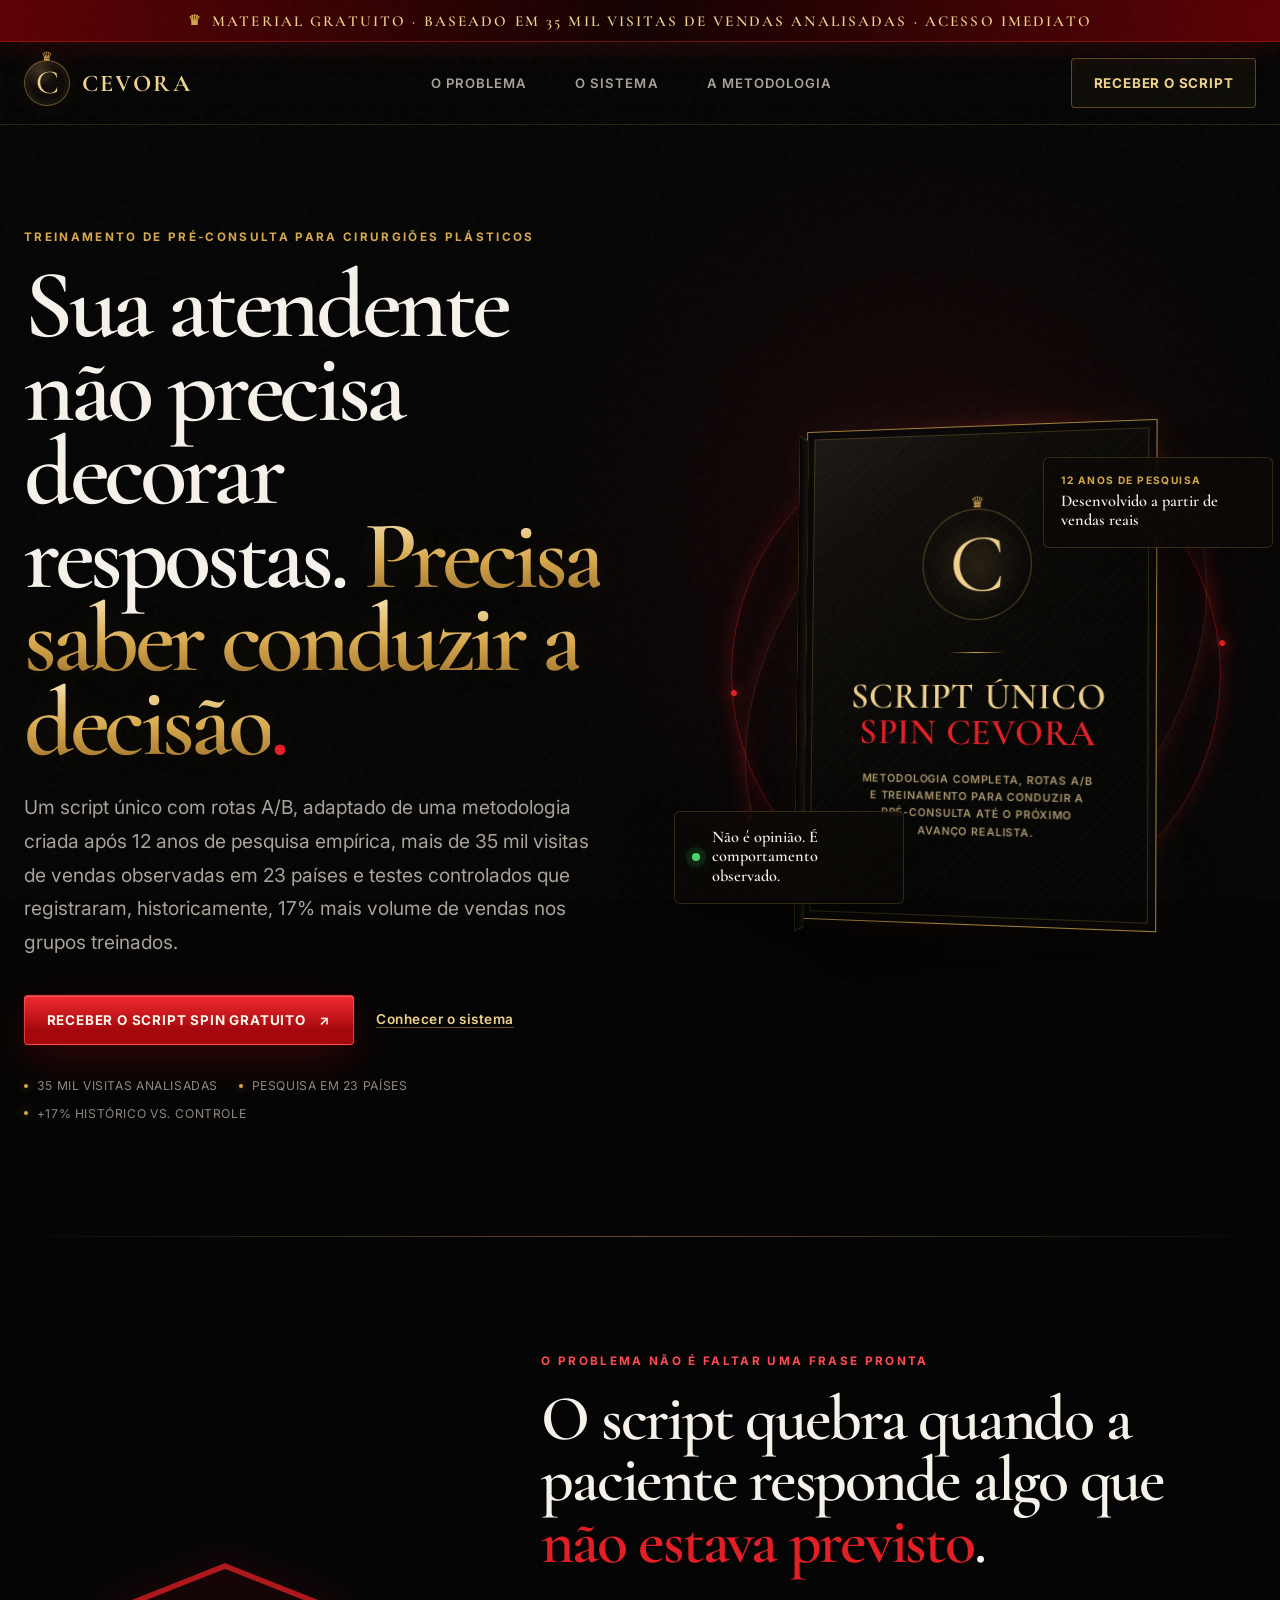
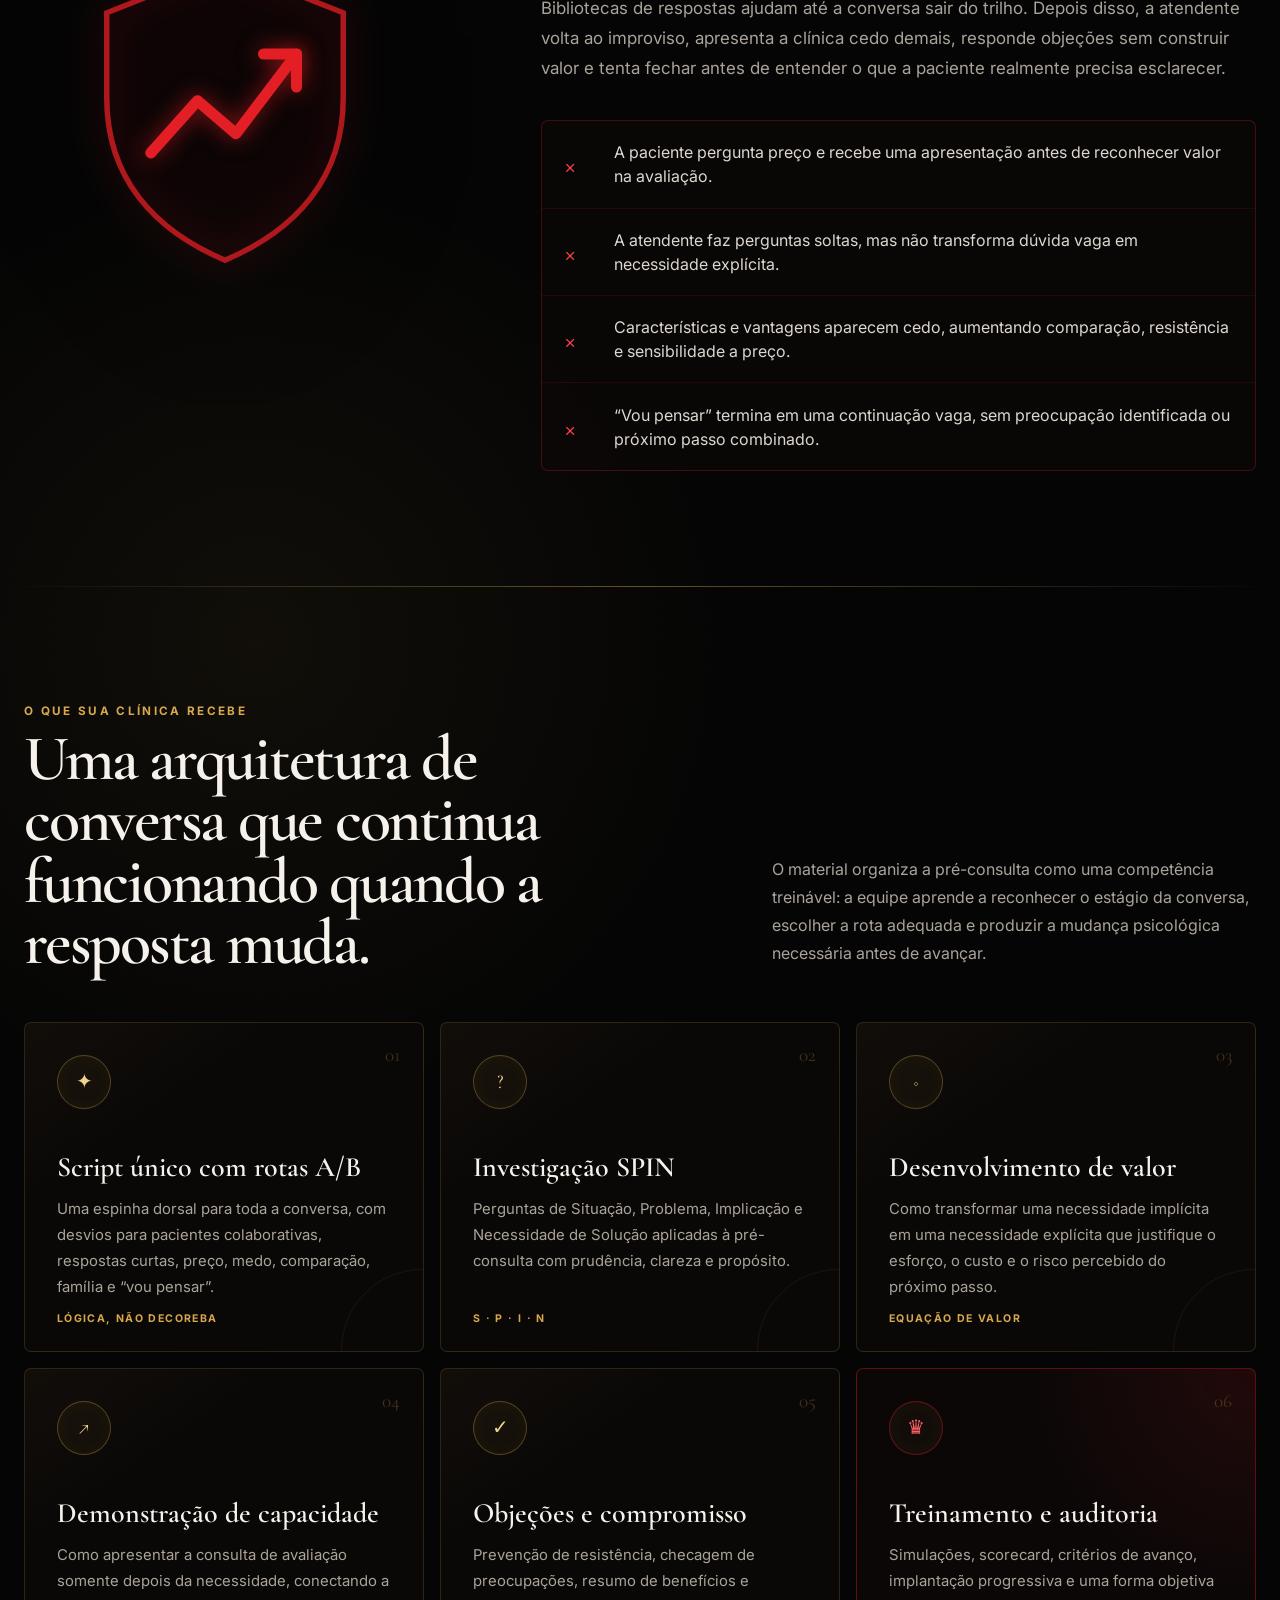
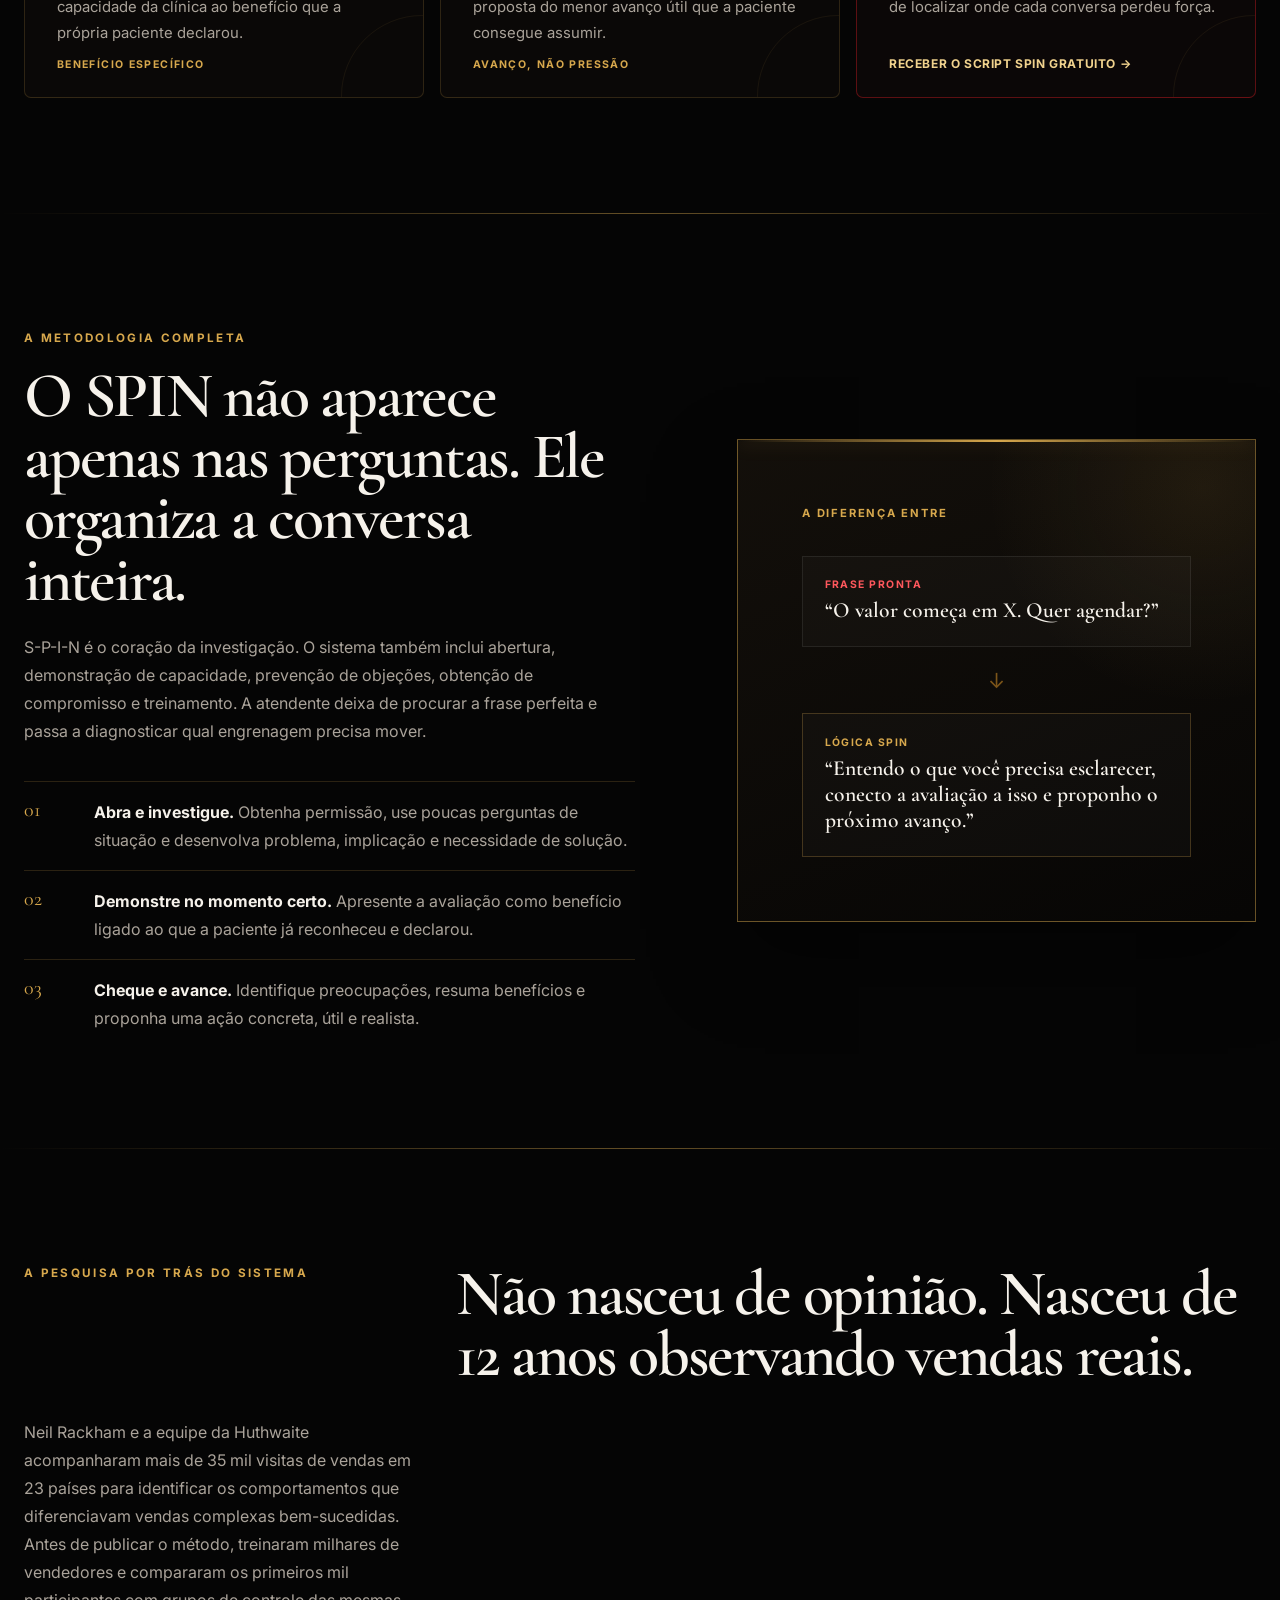
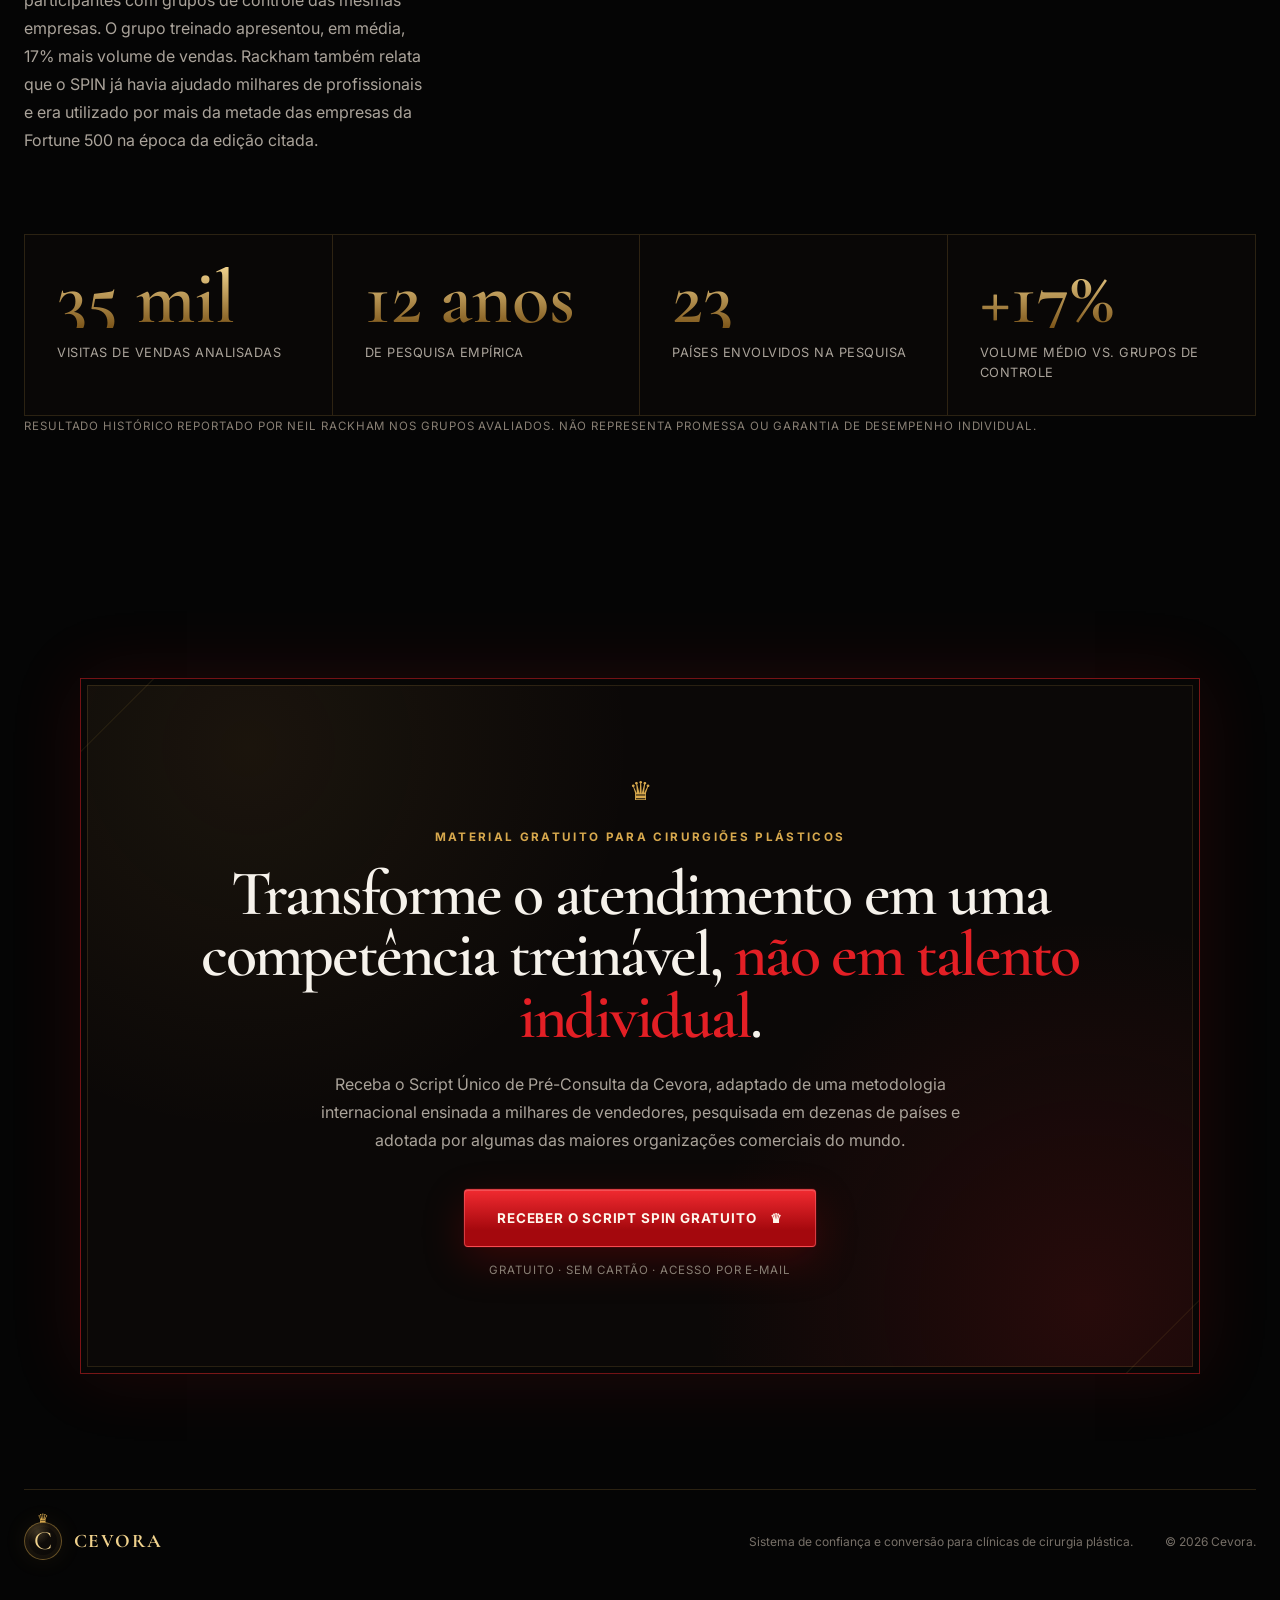
<file: index.html>
<!DOCTYPE html>
<html lang="pt-BR">
<head>
  <meta charset="UTF-8" />
  <meta name="viewport" content="width=device-width, initial-scale=1.0" />
  <meta name="theme-color" content="#070707" />
  <meta
    name="description"
    content="Script único de pré-consulta com rotas A/B, baseado na metodologia SPIN Selling, desenvolvida após 12 anos de pesquisa e mais de 35 mil visitas de vendas analisadas."
  />
  <title>Script SPIN para Clínicas de Cirurgia Plástica | Cevora</title>
  <link rel="preconnect" href="https://fonts.googleapis.com" />
  <link rel="preconnect" href="https://fonts.gstatic.com" crossorigin />
  <link
    href="https://fonts.googleapis.com/css2?family=Cormorant+Garamond:wght@500;600;700&family=Inter:wght@400;500;600;700&display=swap"
    rel="stylesheet"
  />
  <link rel="stylesheet" href="styles.css" />
</head>
<body>
  <div class="noise" aria-hidden="true"></div>
  <div class="page-glow page-glow--one" aria-hidden="true"></div>
  <div class="page-glow page-glow--two" aria-hidden="true"></div>

  <div class="offer-bar">
    <span class="offer-bar__icon">♛</span>
    <span>Material gratuito · baseado em 35 mil visitas de vendas analisadas · acesso imediato</span>
  </div>

  <header class="site-header">
    <a class="brand" href="#inicio" aria-label="Cevora, início">
      <span class="brand__mark" aria-hidden="true">
        <span class="brand__crown">♛</span>
        C
      </span>
      <span class="brand__name">CEVORA</span>
    </a>

    <nav class="desktop-nav" aria-label="Navegação principal">
      <a href="#problema">O problema</a>
      <a href="#conteudo">O sistema</a>
      <a href="#metodo">A metodologia</a>
    </nav>

    <a class="button button--header" href="checkout.html">Receber o script</a>
  </header>

  <main>
    <section class="hero section" id="inicio">
      <div class="hero__copy reveal">
        <p class="eyebrow">Treinamento de pré-consulta para cirurgiões plásticos</p>
        <h1>
          Sua atendente não precisa decorar respostas.
          <span class="gold-text">Precisa saber conduzir a decisão</span><span class="red-dot">.</span>
        </h1>

        <p class="hero__lead">
          Um script único com rotas A/B, adaptado de uma metodologia criada após 12 anos de pesquisa empírica, mais de 35 mil visitas de vendas observadas em 23 países e testes controlados que registraram, historicamente, 17% mais volume de vendas nos grupos treinados.
        </p>

        <div class="hero__actions">
          <a class="button button--primary" href="checkout.html">
            Receber o Script SPIN gratuito
            <span aria-hidden="true">↗</span>
          </a>
          <a class="text-link" href="#conteudo">Conhecer o sistema</a>
        </div>

        <div class="trust-row" aria-label="Diferenciais">
          <span>35 mil visitas analisadas</span>
          <span>Pesquisa em 23 países</span>
          <span>+17% histórico vs. controle</span>
        </div>
      </div>

      <div class="hero__visual reveal" aria-label="Representação do Script Único de Pré-Consulta da Cevora baseado em SPIN Selling">
        <div class="orbit orbit--one"></div>
        <div class="orbit orbit--two"></div>
        <div class="product-shadow"></div>

        <div class="product-box">
          <div class="product-box__edge"></div>
          <div class="product-box__face">
            <div class="product-box__brand">
              <span class="mini-crown">♛</span>
              <span class="product-box__letter">C</span>
            </div>
            <div class="product-box__divider"></div>
            <p class="product-box__title">
              SCRIPT ÚNICO
              <span>SPIN CEVORA</span>
            </p>
            <p class="product-box__subtitle">
              Metodologia completa, rotas A/B e treinamento para conduzir a pré-consulta até o próximo avanço realista.
            </p>
          </div>
        </div>

        <div class="floating-card floating-card--top">
          <span class="floating-card__label">12 anos de pesquisa</span>
          <strong>Desenvolvido a partir de vendas reais</strong>
        </div>

        <div class="floating-card floating-card--bottom">
          <span class="pulse"></span>
          <strong>Não é opinião. É comportamento observado.</strong>
        </div>
      </div>
    </section>

    <section class="problem section section--bordered" id="problema">
      <div class="problem__symbol reveal" aria-hidden="true">
        <div class="shield">
          <svg viewBox="0 0 120 120" role="presentation">
            <path d="M60 8 103 25v31c0 29-17 48-43 59C34 104 17 85 17 56V25L60 8Z" />
            <path d="M33 76 50 57l14 12 22-29" />
            <path d="M74 40h12v12" />
          </svg>
        </div>
      </div>

      <div class="problem__content reveal">
        <p class="eyebrow eyebrow--red">O problema não é faltar uma frase pronta</p>
        <h2>
          O script quebra quando a paciente responde algo que
          <span class="red-text">não estava previsto</span>.
        </h2>
        <p>
          Bibliotecas de respostas ajudam até a conversa sair do trilho. Depois disso, a atendente volta ao improviso, apresenta a clínica cedo demais, responde objeções sem construir valor e tenta fechar antes de entender o que a paciente realmente precisa esclarecer.
        </p>

        <div class="pain-list">
          <div class="pain-item">
            <span class="pain-item__icon">×</span>
            <span>A paciente pergunta preço e recebe uma apresentação antes de reconhecer valor na avaliação.</span>
          </div>
          <div class="pain-item">
            <span class="pain-item__icon">×</span>
            <span>A atendente faz perguntas soltas, mas não transforma dúvida vaga em necessidade explícita.</span>
          </div>
          <div class="pain-item">
            <span class="pain-item__icon">×</span>
            <span>Características e vantagens aparecem cedo, aumentando comparação, resistência e sensibilidade a preço.</span>
          </div>
          <div class="pain-item">
            <span class="pain-item__icon">×</span>
            <span>“Vou pensar” termina em uma continuação vaga, sem preocupação identificada ou próximo passo combinado.</span>
          </div>
        </div>
      </div>
    </section>

    <section class="content-section section section--bordered" id="conteudo">
      <div class="section-heading reveal">
        <p class="eyebrow">O que sua clínica recebe</p>
        <h2>Uma arquitetura de conversa que continua funcionando quando a resposta muda.</h2>
        <p>
          O material organiza a pré-consulta como uma competência treinável: a equipe aprende a reconhecer o estágio da conversa, escolher a rota adequada e produzir a mudança psicológica necessária antes de avançar.
        </p>
      </div>

      <div class="modules-grid">
        <article class="module-card reveal">
          <span class="module-card__number">01</span>
          <div class="module-card__icon" aria-hidden="true">✦</div>
          <h3>Script único com rotas A/B</h3>
          <p>Uma espinha dorsal para toda a conversa, com desvios para pacientes colaborativas, respostas curtas, preço, medo, comparação, família e “vou pensar”.</p>
          <span class="module-card__meta">Lógica, não decoreba</span>
        </article>

        <article class="module-card reveal">
          <span class="module-card__number">02</span>
          <div class="module-card__icon" aria-hidden="true">?</div>
          <h3>Investigação SPIN</h3>
          <p>Perguntas de Situação, Problema, Implicação e Necessidade de Solução aplicadas à pré-consulta com prudência, clareza e propósito.</p>
          <span class="module-card__meta">S · P · I · N</span>
        </article>

        <article class="module-card reveal">
          <span class="module-card__number">03</span>
          <div class="module-card__icon" aria-hidden="true">◇</div>
          <h3>Desenvolvimento de valor</h3>
          <p>Como transformar uma necessidade implícita em uma necessidade explícita que justifique o esforço, o custo e o risco percebido do próximo passo.</p>
          <span class="module-card__meta">Equação de valor</span>
        </article>

        <article class="module-card reveal">
          <span class="module-card__number">04</span>
          <div class="module-card__icon" aria-hidden="true">↗</div>
          <h3>Demonstração de capacidade</h3>
          <p>Como apresentar a consulta de avaliação somente depois da necessidade, conectando a capacidade da clínica ao benefício que a própria paciente declarou.</p>
          <span class="module-card__meta">Benefício específico</span>
        </article>

        <article class="module-card reveal">
          <span class="module-card__number">05</span>
          <div class="module-card__icon" aria-hidden="true">✓</div>
          <h3>Objeções e compromisso</h3>
          <p>Prevenção de resistência, checagem de preocupações, resumo de benefícios e proposta do menor avanço útil que a paciente consegue assumir.</p>
          <span class="module-card__meta">Avanço, não pressão</span>
        </article>

        <article class="module-card module-card--highlight reveal">
          <span class="module-card__number">06</span>
          <div class="module-card__icon" aria-hidden="true">♛</div>
          <h3>Treinamento e auditoria</h3>
          <p>Simulações, scorecard, critérios de avanço, implantação progressiva e uma forma objetiva de localizar onde cada conversa perdeu força.</p>
          <a href="checkout.html">Receber o Script SPIN gratuito →</a>
        </article>
      </div>
    </section>

    <section class="method section section--bordered" id="metodo">
      <div class="method__copy reveal">
        <p class="eyebrow">A metodologia completa</p>
        <h2>O SPIN não aparece apenas nas perguntas. Ele organiza a conversa inteira.</h2>
        <p>
          S-P-I-N é o coração da investigação. O sistema também inclui abertura, demonstração de capacidade, prevenção de objeções, obtenção de compromisso e treinamento. A atendente deixa de procurar a frase perfeita e passa a diagnosticar qual engrenagem precisa mover.
        </p>

        <div class="method-points">
          <div>
            <span>01</span>
            <p><strong>Abra e investigue.</strong> Obtenha permissão, use poucas perguntas de situação e desenvolva problema, implicação e necessidade de solução.</p>
          </div>
          <div>
            <span>02</span>
            <p><strong>Demonstre no momento certo.</strong> Apresente a avaliação como benefício ligado ao que a paciente já reconheceu e declarou.</p>
          </div>
          <div>
            <span>03</span>
            <p><strong>Cheque e avance.</strong> Identifique preocupações, resuma benefícios e proponha uma ação concreta, útil e realista.</p>
          </div>
        </div>
      </div>

      <div class="method__panel reveal">
        <div class="method__panel-line"></div>
        <p class="method__panel-kicker">A diferença entre</p>
        <div class="comparison">
          <div class="comparison__item comparison__item--bad">
            <span>Frase pronta</span>
            <strong>“O valor começa em X. Quer agendar?”</strong>
          </div>
          <div class="comparison__arrow">↓</div>
          <div class="comparison__item comparison__item--good">
            <span>Lógica SPIN</span>
            <strong>“Entendo o que você precisa esclarecer, conecto a avaliação a isso e proponho o próximo avanço.”</strong>
          </div>
        </div>
      </div>
    </section>

    <section class="proof section section--bordered">
      <div class="proof__intro reveal">
        <p class="eyebrow">A pesquisa por trás do sistema</p>
        <h2>Não nasceu de opinião. Nasceu de 12 anos observando vendas reais.</h2>
        <p>
          Neil Rackham e a equipe da Huthwaite acompanharam mais de 35 mil visitas de vendas em 23 países para identificar os comportamentos que diferenciavam vendas complexas bem-sucedidas. Antes de publicar o método, treinaram milhares de vendedores e compararam os primeiros mil participantes com grupos de controle das mesmas empresas. O grupo treinado apresentou, em média, 17% mais volume de vendas. Rackham também relata que o SPIN já havia ajudado milhares de profissionais e era utilizado por mais da metade das empresas da Fortune 500 na época da edição citada.
        </p>
      </div>

      <div class="stats-grid">
        <div class="stat reveal">
          <strong>35 mil</strong>
          <span>visitas de vendas analisadas</span>
        </div>
        <div class="stat reveal">
          <strong>12 anos</strong>
          <span>de pesquisa empírica</span>
        </div>
        <div class="stat reveal">
          <strong>23</strong>
          <span>países envolvidos na pesquisa</span>
        </div>
        <div class="stat reveal">
          <strong>+17%</strong>
          <span>volume médio vs. grupos de controle</span>
        </div>
      </div>

      <p class="secure-note reveal">
        Resultado histórico reportado por Neil Rackham nos grupos avaliados. Não representa promessa ou garantia de desempenho individual.
      </p>
    </section>

    <section class="offer section" id="oferta">
      <div class="offer__frame reveal">
        <div class="offer__ornament" aria-hidden="true">♛</div>
        <p class="eyebrow">Material gratuito para cirurgiões plásticos</p>
        <h2>
          Transforme o atendimento em uma competência treinável,
          <span class="red-text">não em talento individual</span>.
        </h2>
        <p>
          Receba o Script Único de Pré-Consulta da Cevora, adaptado de uma metodologia internacional ensinada a milhares de vendedores, pesquisada em dezenas de países e adotada por algumas das maiores organizações comerciais do mundo.
        </p>

        <div class="offer__actions">
          <a class="button button--primary button--large" href="checkout.html">
            Receber o Script SPIN gratuito
            <span aria-hidden="true">♛</span>
          </a>
          <span class="secure-note">Gratuito · sem cartão · acesso por e-mail</span>
        </div>
      </div>
    </section>
  </main>

  <footer class="site-footer">
    <a class="brand brand--footer" href="#inicio" aria-label="Cevora, voltar ao início">
      <span class="brand__mark" aria-hidden="true">
        <span class="brand__crown">♛</span>
        C
      </span>
      <span class="brand__name">CEVORA</span>
    </a>
    <p>Sistema de confiança e conversão para clínicas de cirurgia plástica.</p>
    <span>© <span id="year"></span> Cevora.</span>
  </footer>

  <a class="mobile-cta" href="checkout.html">Receber o Script SPIN</a>

  <script src="script.js"></script>
</body>
</html>
</file>
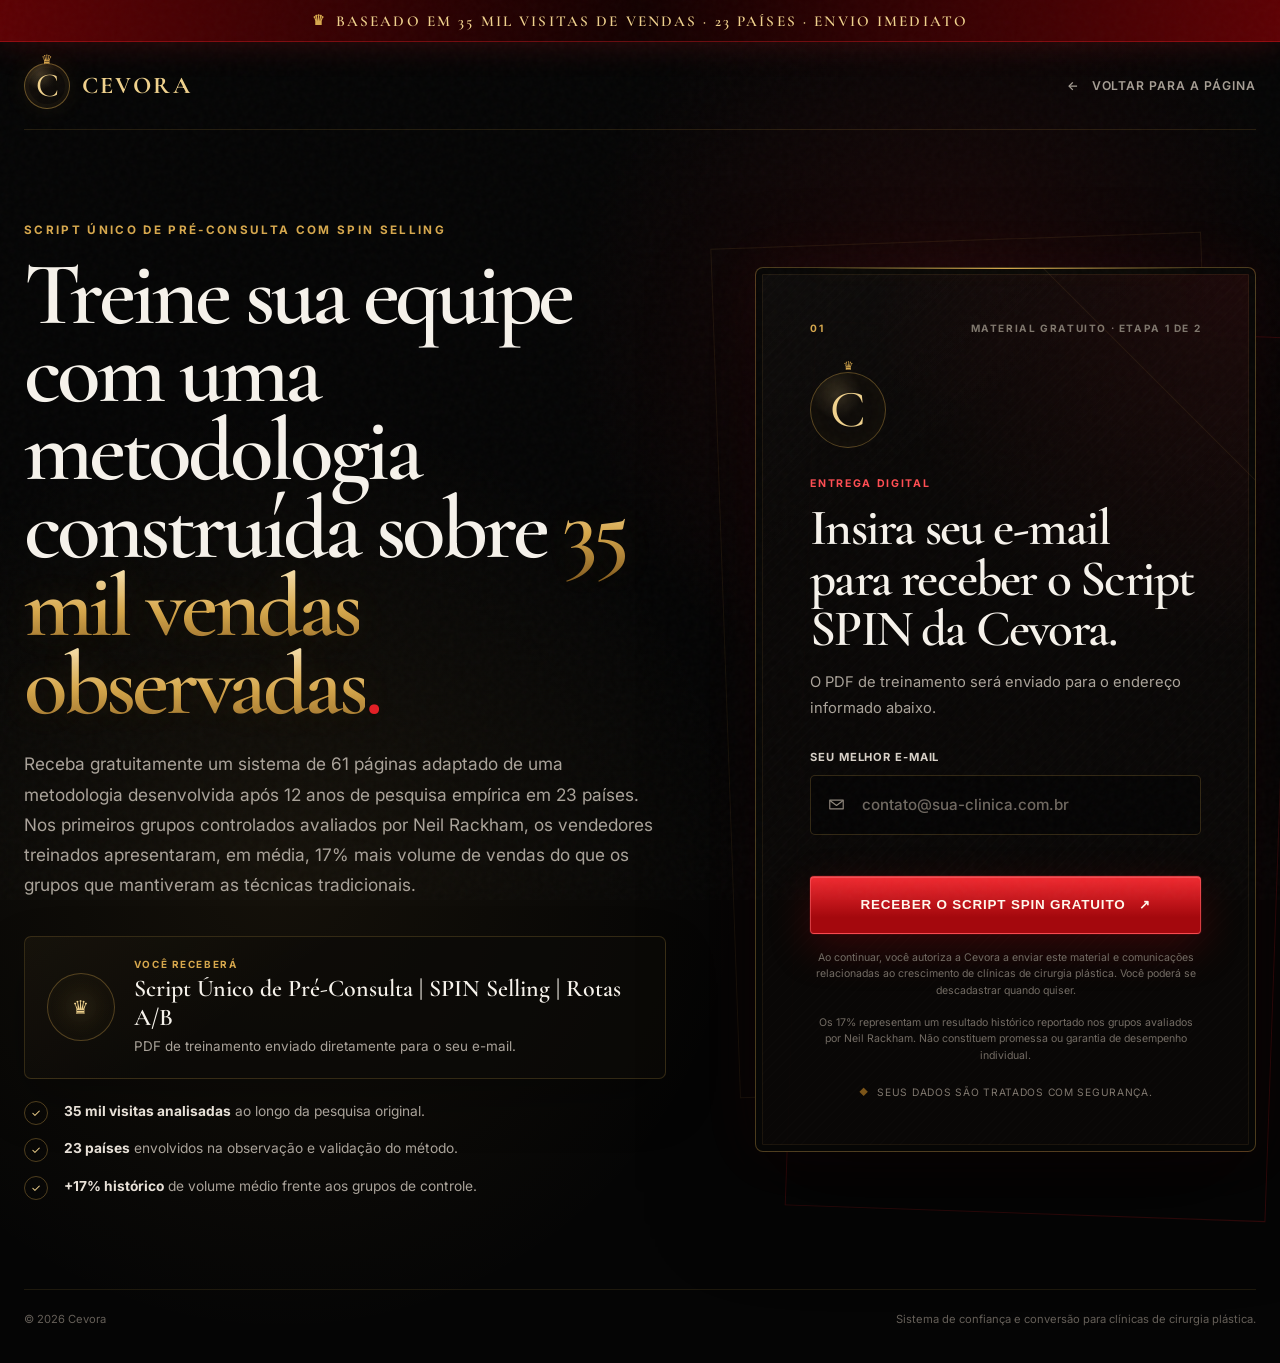
<file: checkout.html>
<!DOCTYPE html>
<html lang="pt-BR">
<head>
  <meta charset="UTF-8" />
  <meta name="viewport" content="width=device-width, initial-scale=1.0" />
  <meta name="theme-color" content="#050505" />
  <meta
    name="description"
    content="Receba gratuitamente o Script Único de Pré-Consulta da Cevora, baseado na metodologia SPIN Selling, desenvolvida após 12 anos de pesquisa e mais de 35 mil visitas de vendas analisadas."
  />
  <title>Script SPIN Gratuito para Clínicas de Cirurgia Plástica | Cevora</title>
  <link rel="preconnect" href="https://fonts.googleapis.com" />
  <link rel="preconnect" href="https://fonts.gstatic.com" crossorigin />
  <link
    href="https://fonts.googleapis.com/css2?family=Cormorant+Garamond:wght@500;600;700&family=Inter:wght@400;500;600;700&display=swap"
    rel="stylesheet"
  />
  <link rel="stylesheet" href="styles.css" />
  <link rel="stylesheet" href="checkout.css" />
</head>
<body class="checkout-page">
  <div class="noise" aria-hidden="true"></div>
  <div class="checkout-glow checkout-glow--gold" aria-hidden="true"></div>
  <div class="checkout-glow checkout-glow--red" aria-hidden="true"></div>

  <div class="offer-bar">
    <span class="offer-bar__icon">♛</span>
    <span>Baseado em 35 mil visitas de vendas · 23 países · envio imediato</span>
  </div>

  <header class="checkout-header">
    <a class="brand" href="index.html" aria-label="Cevora, voltar para a página principal">
      <span class="brand__mark" aria-hidden="true">
        <span class="brand__crown">♛</span>
        C
      </span>
      <span class="brand__name">CEVORA</span>
    </a>

    <a class="checkout-back" href="index.html">
      <span aria-hidden="true">←</span>
      Voltar para a página
    </a>
  </header>

  <main class="checkout-main">
    <section class="checkout-shell" aria-labelledby="checkout-title">
      <div class="checkout-copy reveal is-visible">
        <p class="eyebrow">Script único de pré-consulta com SPIN Selling</p>
        <h1>
          Treine sua equipe com uma metodologia construída sobre
          <span class="gold-text">35 mil vendas observadas</span><span class="red-dot">.</span>
        </h1>

        <p class="checkout-copy__lead">
          Receba gratuitamente um sistema de 61 páginas adaptado de uma metodologia desenvolvida após 12 anos de pesquisa empírica em 23 países. Nos primeiros grupos controlados avaliados por Neil Rackham, os vendedores treinados apresentaram, em média, 17% mais volume de vendas do que os grupos que mantiveram as técnicas tradicionais.
        </p>

        <div class="checkout-resource">
          <div class="checkout-resource__seal" aria-hidden="true">
            <span>♛</span>
          </div>
          <div>
            <span class="checkout-resource__label">Você receberá</span>
            <strong>Script Único de Pré-Consulta | SPIN Selling | Rotas A/B</strong>
            <p>PDF de treinamento enviado diretamente para o seu e-mail.</p>
          </div>
        </div>

        <div class="checkout-trust" aria-label="Informações sobre o método e o acesso">
          <div>
            <span class="checkout-trust__icon">✓</span>
            <p><strong>35 mil visitas analisadas</strong> ao longo da pesquisa original.</p>
          </div>
          <div>
            <span class="checkout-trust__icon">✓</span>
            <p><strong>23 países</strong> envolvidos na observação e validação do método.</p>
          </div>
          <div>
            <span class="checkout-trust__icon">✓</span>
            <p><strong>+17% histórico</strong> de volume médio frente aos grupos de controle.</p>
          </div>
        </div>
      </div>

      <div class="checkout-card-wrap reveal is-visible">
        <div class="checkout-card">
          <div class="checkout-card__topline" aria-hidden="true"></div>

          <div class="checkout-card__step">
            <span>01</span>
            <span>Material gratuito · etapa 1 de 2</span>
          </div>

          <div class="checkout-card__emblem" aria-hidden="true">
            <span class="checkout-card__crown">♛</span>
            <span>C</span>
          </div>

          <p class="checkout-card__kicker">Entrega digital</p>
          <h2 id="checkout-title">
            Insira seu e-mail para receber o Script SPIN da Cevora.
          </h2>
          <p class="checkout-card__description">
            O PDF de treinamento será enviado para o endereço informado abaixo.
          </p>

          <form
            class="lead-form"
            id="lead-form"
            novalidate
            data-endpoint="https://pkixutjvcysfhphqcncx.supabase.co/functions/v1/super-api"
          >
            <label for="email">Seu melhor e-mail</label>
            <div class="lead-form__field">
              <span class="lead-form__icon" aria-hidden="true">
                <svg viewBox="0 0 24 24" role="presentation">
                  <path d="M3.5 6.5h17v11h-17z" />
                  <path d="m4.5 7.5 7.5 5.7 7.5-5.7" />
                </svg>
              </span>
              <input
                id="email"
                name="email"
                type="email"
                inputmode="email"
                autocomplete="email"
                placeholder="contato@sua-clinica.com.br"
                aria-describedby="email-feedback"
                required
              />
            </div>

            <p class="lead-form__feedback" id="email-feedback" aria-live="polite"></p>

            <button class="button button--primary button--large lead-form__submit" type="submit">
              <span>Receber o Script SPIN gratuito</span>
              <span aria-hidden="true">↗</span>
            </button>

            <p class="lead-form__privacy">
              Ao continuar, você autoriza a Cevora a enviar este material e comunicações relacionadas ao crescimento de clínicas de cirurgia plástica. Você poderá se descadastrar quando quiser.
            </p>
          </form>

          <div class="lead-success" id="lead-success" hidden>
            <div class="lead-success__icon" aria-hidden="true">✓</div>
            <p class="eyebrow">Solicitação recebida</p>
            <h2>Script confirmado.</h2>
            <p>O conteúdo será enviado para <strong id="submitted-email"></strong>.</p>
            <p>Carregando a próxima e última etapa...</p>
            <a class="button button--primary button--large" href="oto.html">Continuar para a oferta única</a>
          </div>

          <p class="lead-form__privacy">
            Os 17% representam um resultado histórico reportado nos grupos avaliados por Neil Rackham. Não constituem promessa ou garantia de desempenho individual.
          </p>

          <div class="checkout-card__security">
            <span class="checkout-card__lock" aria-hidden="true">◆</span>
            <span>Seus dados são tratados com segurança.</span>
          </div>
        </div>
      </div>
    </section>
  </main>

  <footer class="checkout-footer">
    <span>© <span id="year"></span> Cevora</span>
    <span>Sistema de confiança e conversão para clínicas de cirurgia plástica.</span>
  </footer>

  <script src="checkout.js"></script>
</body>
</html>
</file>
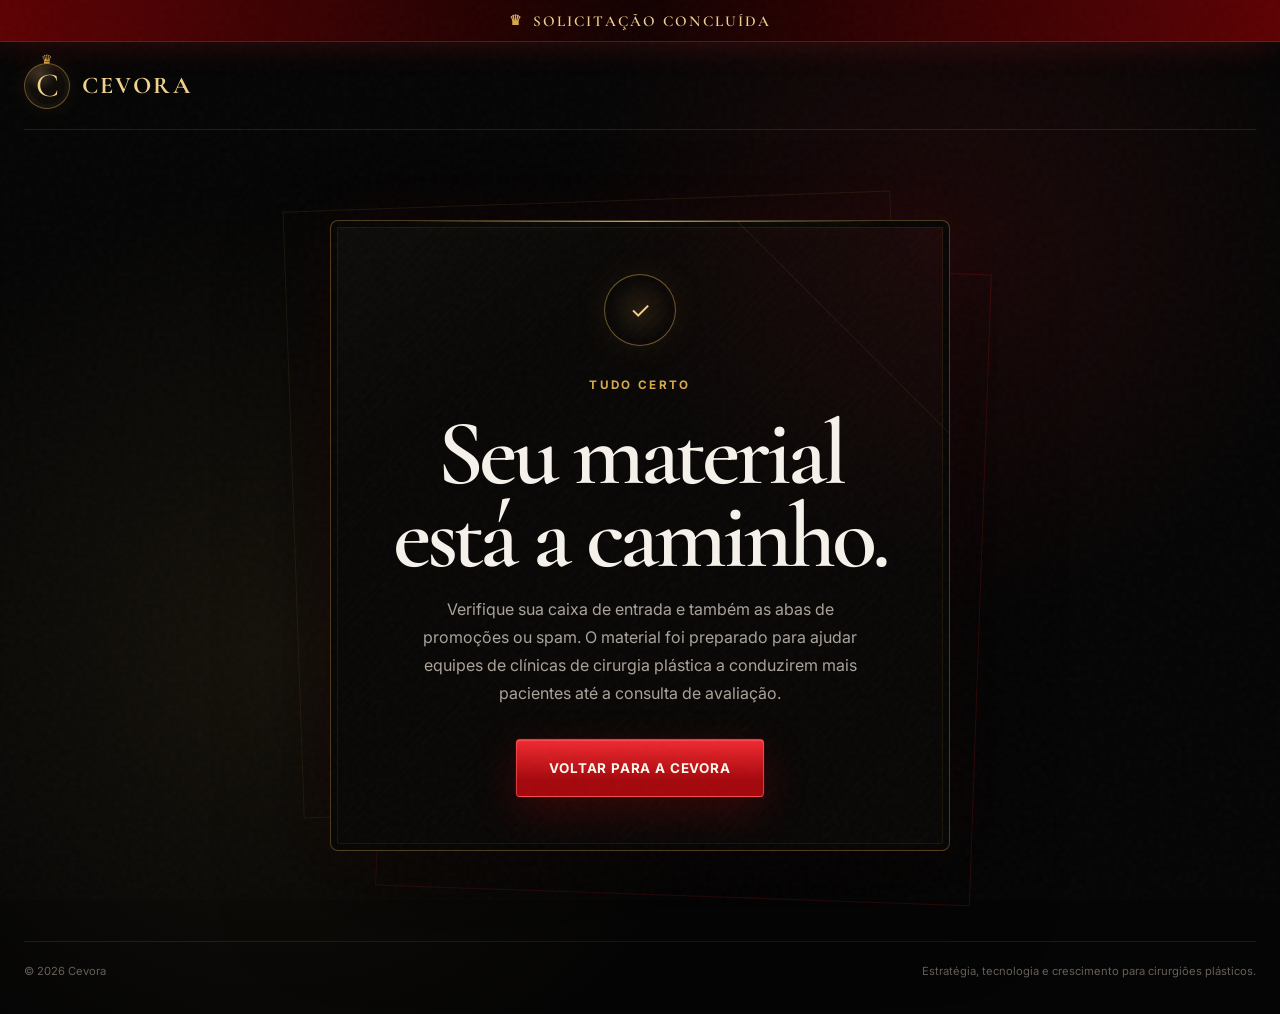
<file: obrigado.html>
<!DOCTYPE html>
<html lang="pt-BR">
<head>
  <meta charset="UTF-8" />
  <meta name="viewport" content="width=device-width, initial-scale=1.0" />
  <meta name="theme-color" content="#050505" />
  <meta name="description" content="Confirmação de envio do material gratuito da Cevora." />
  <title>Material a caminho | Cevora</title>
  <link rel="preconnect" href="https://fonts.googleapis.com" />
  <link rel="preconnect" href="https://fonts.gstatic.com" crossorigin />
  <link
    href="https://fonts.googleapis.com/css2?family=Cormorant+Garamond:wght@500;600;700&family=Inter:wght@400;500;600;700&display=swap"
    rel="stylesheet"
  />
  <link rel="stylesheet" href="styles.css" />
  <link rel="stylesheet" href="checkout.css" />
  <link rel="stylesheet" href="obrigado.css" />
</head>
<body class="checkout-page">
  <div class="noise" aria-hidden="true"></div>
  <div class="checkout-glow checkout-glow--gold" aria-hidden="true"></div>
  <div class="checkout-glow checkout-glow--red" aria-hidden="true"></div>

  <div class="offer-bar">
    <span class="offer-bar__icon">♛</span>
    <span>Solicitação concluída</span>
  </div>

  <header class="checkout-header">
    <a class="brand" href="index.html" aria-label="Cevora, voltar para a página principal">
      <span class="brand__mark" aria-hidden="true">
        <span class="brand__crown">♛</span>
        C
      </span>
      <span class="brand__name">CEVORA</span>
    </a>
  </header>

  <main class="checkout-main">
    <section class="checkout-shell checkout-shell--thank-you" aria-labelledby="thank-you-title">
      <div class="checkout-card-wrap reveal is-visible">
        <div class="checkout-card">
          <div class="checkout-card__topline" aria-hidden="true"></div>
          <div class="lead-success lead-success--standalone">
            <div class="lead-success__icon" aria-hidden="true">✓</div>
            <p class="eyebrow">Tudo certo</p>
            <h1 id="thank-you-title">Seu material está a caminho.</h1>
            <p>
              Verifique sua caixa de entrada e também as abas de promoções ou spam. O material foi preparado para ajudar equipes de clínicas de cirurgia plástica a conduzirem mais pacientes até a consulta de avaliação.
            </p>
            <a class="button button--primary button--large" href="index.html">Voltar para a Cevora</a>
          </div>
        </div>
      </div>
    </section>
  </main>

  <footer class="checkout-footer">
    <span>© <span id="year"></span> Cevora</span>
    <span>Estratégia, tecnologia e crescimento para cirurgiões plásticos.</span>
  </footer>

  <script>
    const year = document.querySelector('#year');
    if (year) year.textContent = new Date().getFullYear();
  </script>
</body>
</html>
</file>
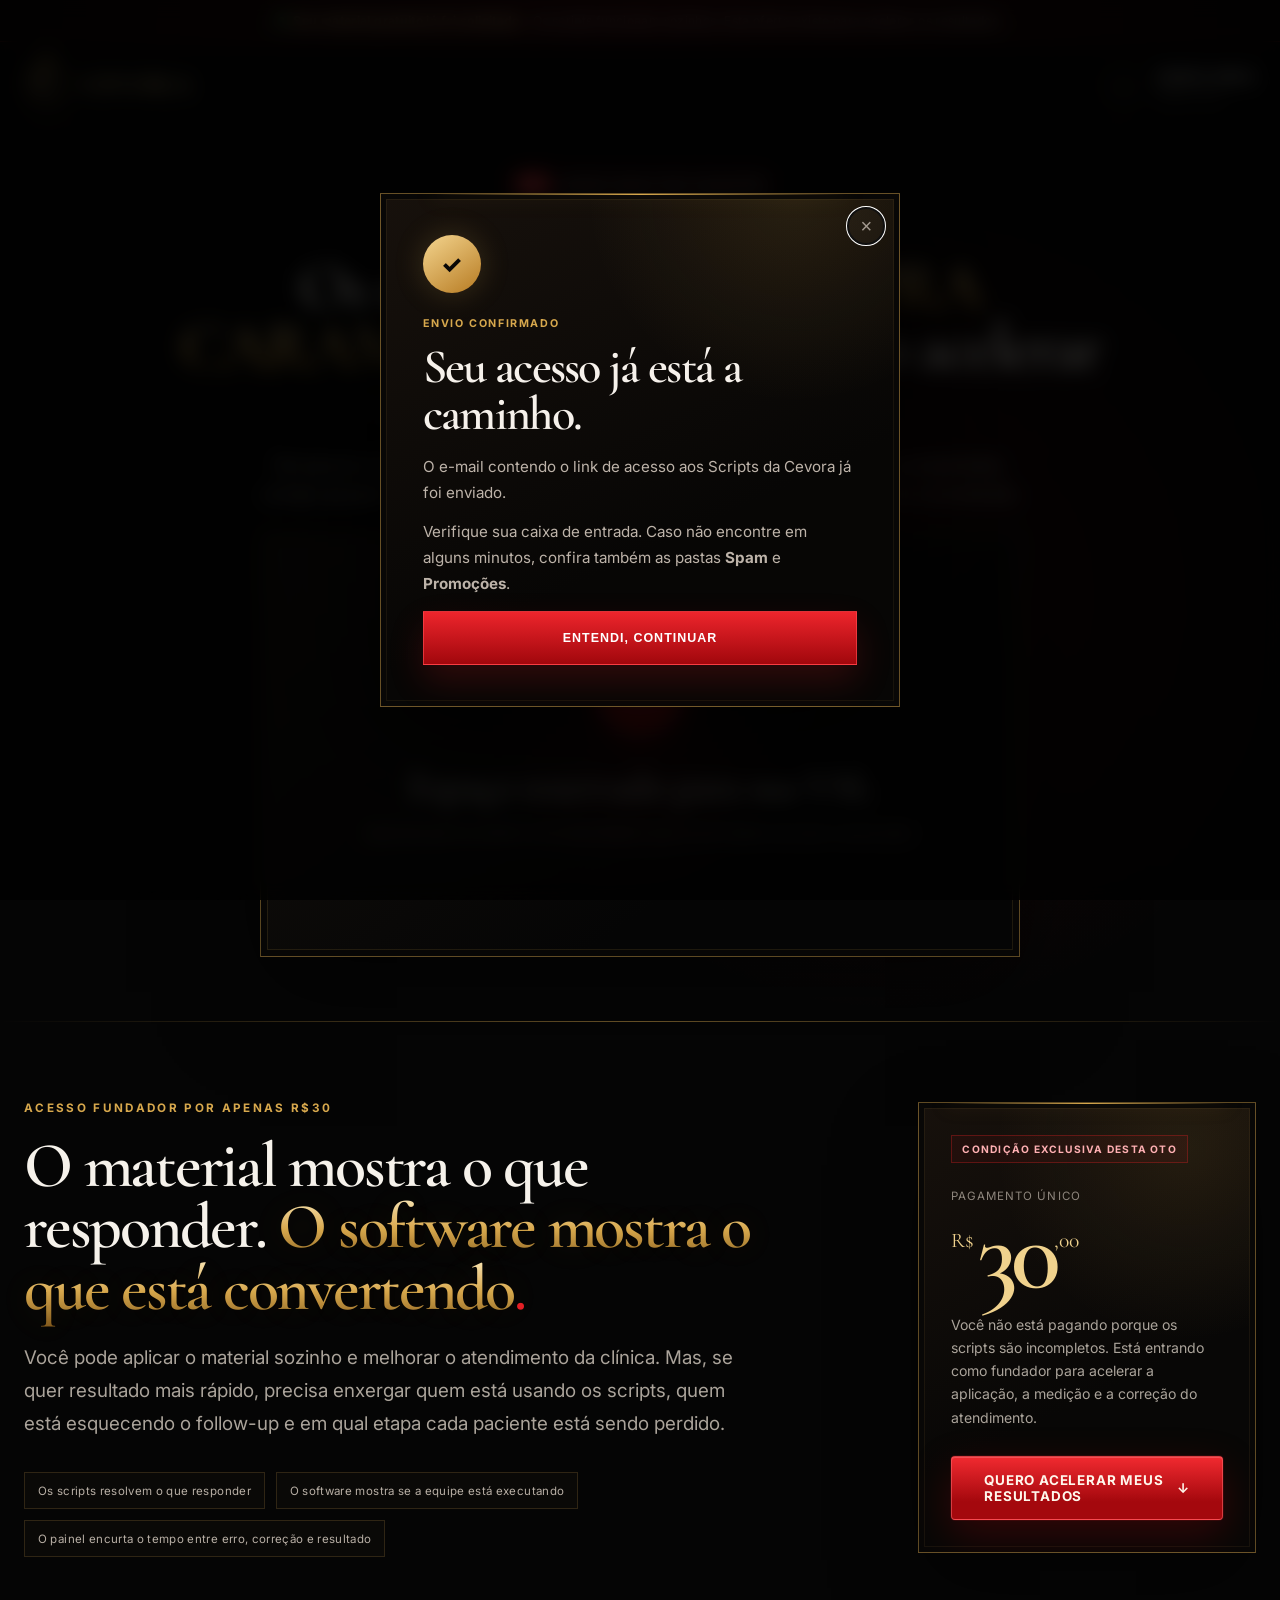
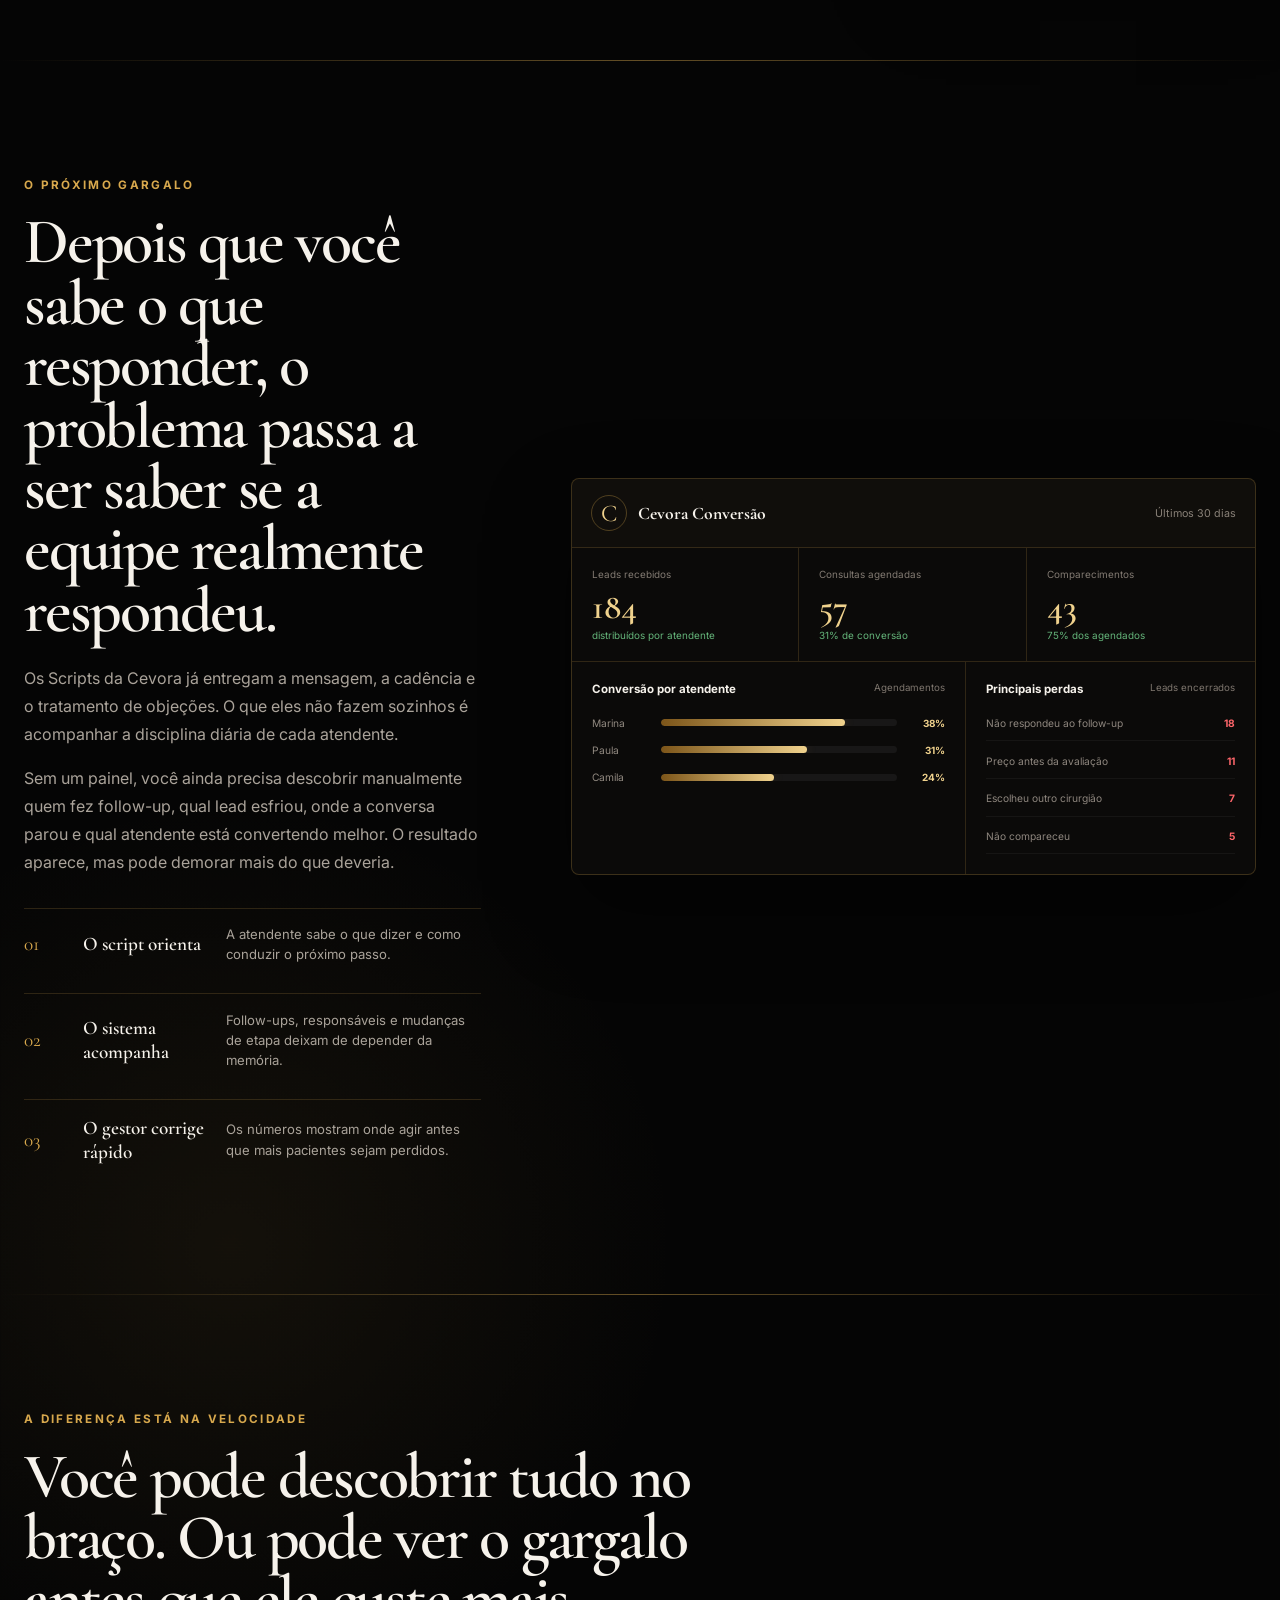
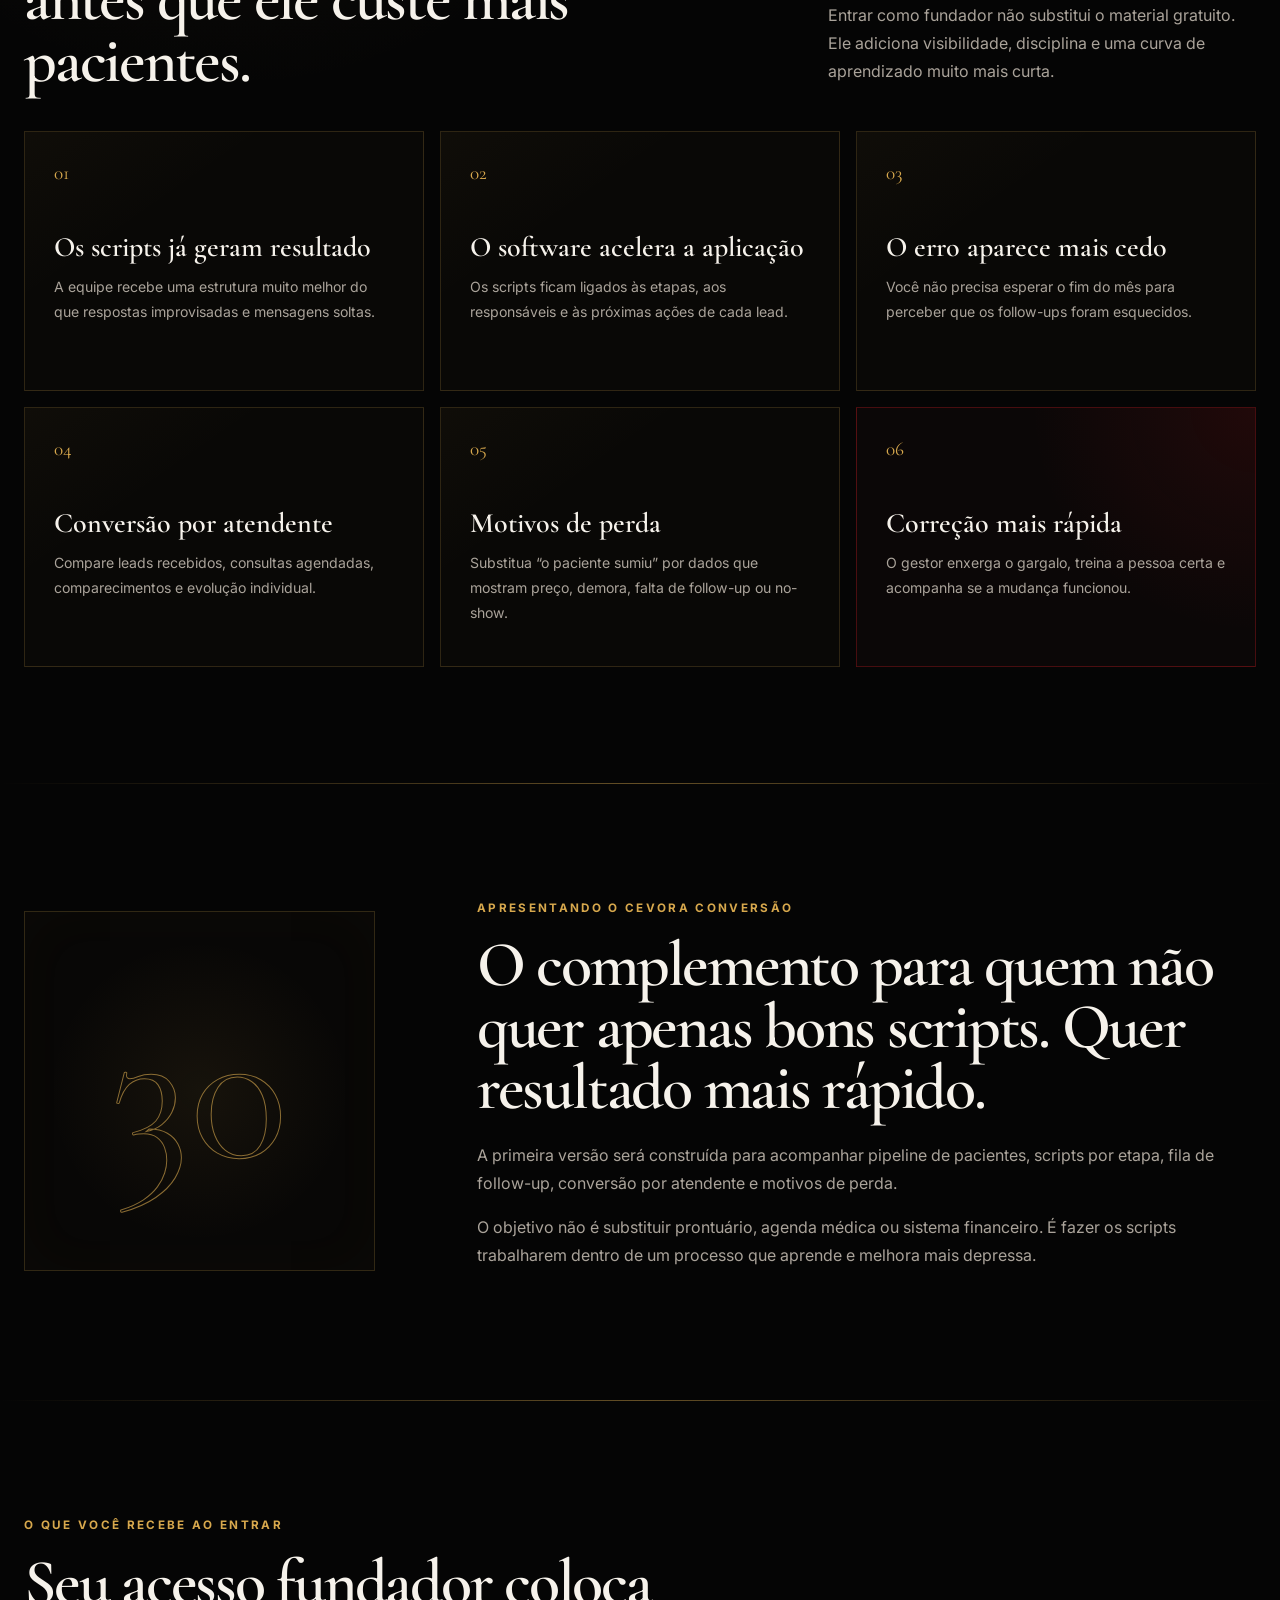
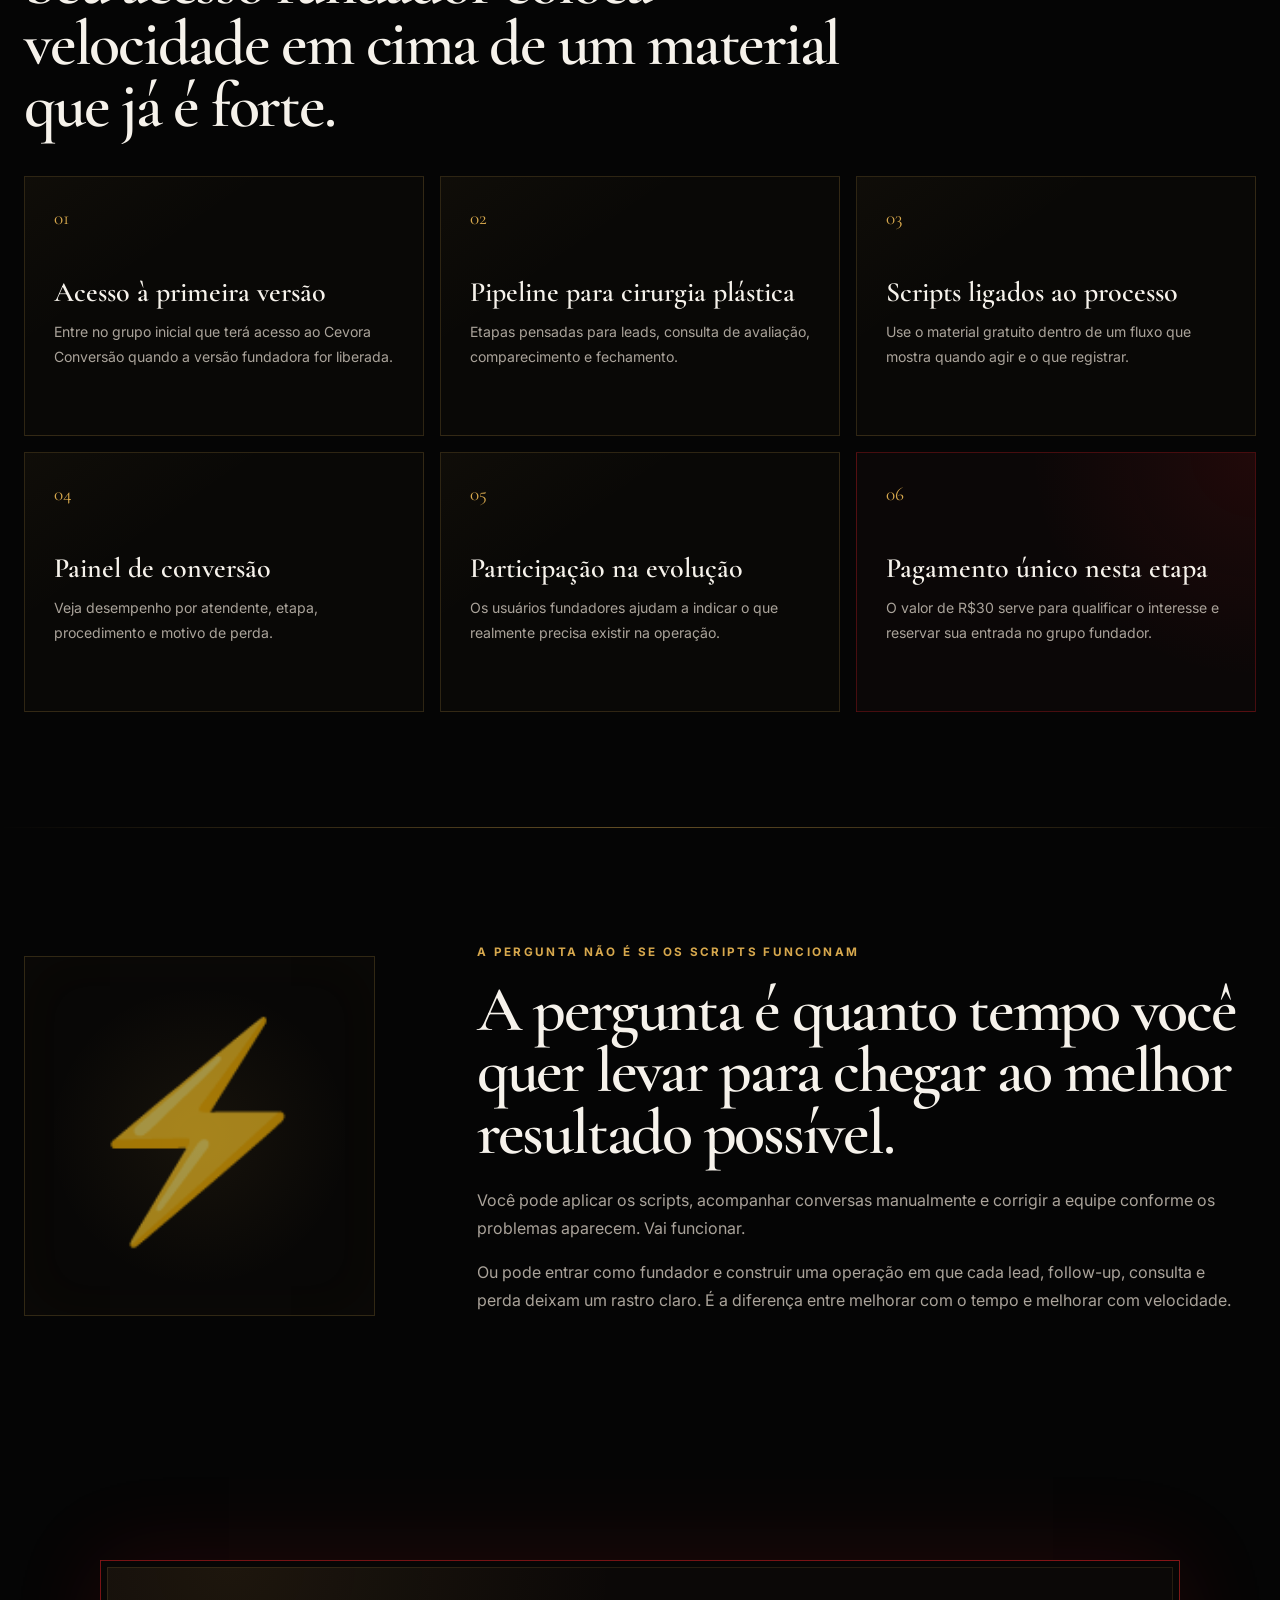
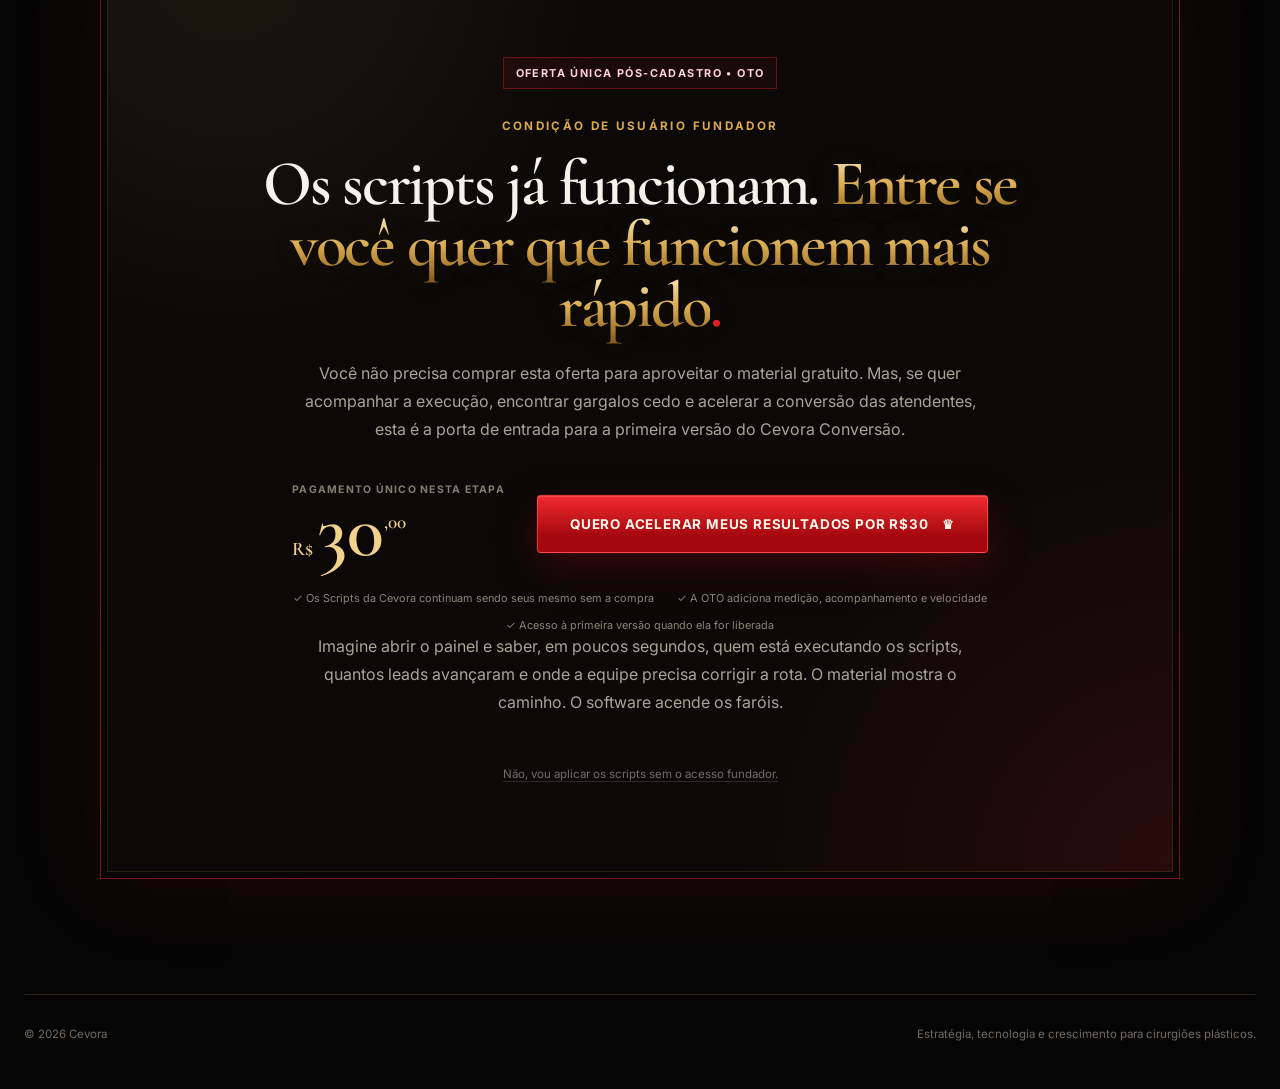
<file: oto.html>
<!DOCTYPE html>
<html lang="pt-BR">
<head>
  <meta charset="UTF-8" />
  <meta name="viewport" content="width=device-width, initial-scale=1.0" />
  <meta name="theme-color" content="#050505" />
  <meta
    name="description"
    content="Oferta única de acesso fundador ao Cevora Conversão, software para acelerar a aplicação dos scripts e medir a conversão das atendentes de clínicas de cirurgia plástica."
  />
  <title>Oferta Única | Cevora Conversão</title>
  <link rel="preconnect" href="https://fonts.googleapis.com" />
  <link rel="preconnect" href="https://fonts.gstatic.com" crossorigin />
  <link
    href="https://fonts.googleapis.com/css2?family=Cormorant+Garamond:wght@500;600;700&family=Inter:wght@400;500;600;700&display=swap"
    rel="stylesheet"
  />
  <link rel="stylesheet" href="styles.css" />
  <link rel="stylesheet" href="oto.css" />
  <link rel="stylesheet" href="oto-top.css" />
</head>
<body class="oto-page">
  <div class="noise" aria-hidden="true"></div>
  <div class="oto-glow oto-glow--gold" aria-hidden="true"></div>
  <div class="oto-glow oto-glow--red" aria-hidden="true"></div>

  <div class="oto-status-bar">
    <span class="oto-status-bar__dot" aria-hidden="true"></span>
    <strong>Seu material gratuito já foi solicitado.</strong>
    <span>Os scripts funcionam sozinhos. Esta oferta existe para acelerar os resultados.</span>
  </div>

  <header class="oto-header">
    <a class="brand" href="index.html" aria-label="Cevora, voltar ao início">
      <span class="brand__mark" aria-hidden="true">
        <span class="brand__crown">♛</span>
        C
      </span>
      <span class="brand__name">CEVORA</span>
    </a>

    <div class="oto-step" aria-label="Etapa dois de dois">
      <span>02</span>
      <div>
        <strong>Oferta única</strong>
        <small>Etapa 2 de 2</small>
      </div>
    </div>
  </header>

  <main>
    <section class="oto-vsl-top section" id="vsl" aria-labelledby="vsl-title">
      <div class="oto-vsl-top__copy reveal">
        <div class="oto-badge">
          <span>OTO</span>
          Oferta única pós-cadastro
        </div>
        <p class="eyebrow">Assista antes de sair</p>
        <h1 id="vsl-title">
          Os scripts já funcionam <span class="gold-text">PRA CARAMBA</span>.
          Agora veja como acelerar o resultado.
        </h1>
        <p class="oto-vsl-top__lead">
          Em poucos minutos, entenda como transformar os scripts em um processo acompanhado, corrigir gargalos mais cedo e descobrir exatamente quanto cada atendente está convertendo.
        </p>
      </div>

      <div class="vsl-frame reveal" data-video-placeholder>
        <div class="vsl-frame__inner">
          <button class="vsl-play" type="button" aria-label="Espaço reservado para a VSL">
            <span aria-hidden="true">▶</span>
          </button>
          <p>Espaço reservado para sua VSL</p>
          <span>Mostre que os scripts já funcionam e que o software acelera a execução</span>
        </div>
      </div>
    </section>

    <section class="oto-hero oto-hero--after-vsl section section--bordered">
      <div class="oto-hero__copy reveal">
        <p class="eyebrow">Acesso fundador por apenas R$30</p>
        <h2>
          O material mostra o que responder.
          <span class="gold-text">O software mostra o que está convertendo</span><span class="red-dot">.</span>
        </h2>

        <p class="oto-hero__lead">
          Você pode aplicar o material sozinho e melhorar o atendimento da clínica. Mas, se quer resultado mais rápido, precisa enxergar quem está usando os scripts, quem está esquecendo o follow-up e em qual etapa cada paciente está sendo perdido.
        </p>

        <div class="oto-hero__points">
          <span>Os scripts resolvem o que responder</span>
          <span>O software mostra se a equipe está executando</span>
          <span>O painel encurta o tempo entre erro, correção e resultado</span>
        </div>
      </div>

      <div class="oto-price-card reveal">
        <div class="oto-price-card__label">Condição exclusiva desta OTO</div>
        <p>Pagamento único</p>
        <div class="oto-price">
          <span>R$</span>
          <strong>30</strong>
          <small>,00</small>
        </div>
        <p class="oto-price-card__note">
          Você não está pagando porque os scripts são incompletos. Está entrando como fundador para acelerar a aplicação, a medição e a correção do atendimento.
        </p>
        <a class="button button--primary button--large oto-price-card__button" href="#oferta">
          Quero acelerar meus resultados
          <span aria-hidden="true">↓</span>
        </a>
      </div>
    </section>

    <section class="software section section--bordered">
      <div class="software__copy reveal">
        <p class="eyebrow">O próximo gargalo</p>
        <h2>Depois que você sabe o que responder, o problema passa a ser saber se a equipe realmente respondeu.</h2>
        <p>
          Os Scripts da Cevora já entregam a mensagem, a cadência e o tratamento de objeções. O que eles não fazem sozinhos é acompanhar a disciplina diária de cada atendente.
        </p>
        <p>
          Sem um painel, você ainda precisa descobrir manualmente quem fez follow-up, qual lead esfriou, onde a conversa parou e qual atendente está convertendo melhor. O resultado aparece, mas pode demorar mais do que deveria.
        </p>

        <div class="software__flow">
          <div>
            <span>01</span>
            <strong>O script orienta</strong>
            <p>A atendente sabe o que dizer e como conduzir o próximo passo.</p>
          </div>
          <div>
            <span>02</span>
            <strong>O sistema acompanha</strong>
            <p>Follow-ups, responsáveis e mudanças de etapa deixam de depender da memória.</p>
          </div>
          <div>
            <span>03</span>
            <strong>O gestor corrige rápido</strong>
            <p>Os números mostram onde agir antes que mais pacientes sejam perdidos.</p>
          </div>
        </div>
      </div>

      <div class="dashboard reveal" aria-label="Exemplo visual do painel Cevora Conversão">
        <div class="dashboard__topbar">
          <div>
            <span class="dashboard__logo">C</span>
            <strong>Cevora Conversão</strong>
          </div>
          <span class="dashboard__period">Últimos 30 dias</span>
        </div>

        <div class="dashboard__metrics">
          <div>
            <span>Leads recebidos</span>
            <strong>184</strong>
            <small>distribuídos por atendente</small>
          </div>
          <div>
            <span>Consultas agendadas</span>
            <strong>57</strong>
            <small>31% de conversão</small>
          </div>
          <div>
            <span>Comparecimentos</span>
            <strong>43</strong>
            <small>75% dos agendados</small>
          </div>
        </div>

        <div class="dashboard__content">
          <div class="dashboard__chart">
            <div class="dashboard__chart-title">
              <strong>Conversão por atendente</strong>
              <span>Agendamentos</span>
            </div>
            <div class="bar-row">
              <span>Marina</span>
              <div><i style="width: 78%"></i></div>
              <strong>38%</strong>
            </div>
            <div class="bar-row">
              <span>Paula</span>
              <div><i style="width: 62%"></i></div>
              <strong>31%</strong>
            </div>
            <div class="bar-row">
              <span>Camila</span>
              <div><i style="width: 48%"></i></div>
              <strong>24%</strong>
            </div>
          </div>

          <div class="dashboard__losses">
            <div class="dashboard__chart-title">
              <strong>Principais perdas</strong>
              <span>Leads encerrados</span>
            </div>
            <ul>
              <li><span>Não respondeu ao follow-up</span><strong>18</strong></li>
              <li><span>Preço antes da avaliação</span><strong>11</strong></li>
              <li><span>Escolheu outro cirurgião</span><strong>7</strong></li>
              <li><span>Não compareceu</span><strong>5</strong></li>
            </ul>
          </div>
        </div>
      </div>
    </section>

    <section class="features section section--bordered">
      <div class="oto-section-heading oto-section-heading--split reveal">
        <div>
          <p class="eyebrow">A diferença está na velocidade</p>
          <h2>Você pode descobrir tudo no braço. Ou pode ver o gargalo antes que ele custe mais pacientes.</h2>
        </div>
        <p>
          Entrar como fundador não substitui o material gratuito. Ele adiciona visibilidade, disciplina e uma curva de aprendizado muito mais curta.
        </p>
      </div>

      <div class="oto-features-grid">
        <article class="oto-feature reveal">
          <span>01</span>
          <h3>Os scripts já geram resultado</h3>
          <p>A equipe recebe uma estrutura muito melhor do que respostas improvisadas e mensagens soltas.</p>
        </article>
        <article class="oto-feature reveal">
          <span>02</span>
          <h3>O software acelera a aplicação</h3>
          <p>Os scripts ficam ligados às etapas, aos responsáveis e às próximas ações de cada lead.</p>
        </article>
        <article class="oto-feature reveal">
          <span>03</span>
          <h3>O erro aparece mais cedo</h3>
          <p>Você não precisa esperar o fim do mês para perceber que os follow-ups foram esquecidos.</p>
        </article>
        <article class="oto-feature reveal">
          <span>04</span>
          <h3>Conversão por atendente</h3>
          <p>Compare leads recebidos, consultas agendadas, comparecimentos e evolução individual.</p>
        </article>
        <article class="oto-feature reveal">
          <span>05</span>
          <h3>Motivos de perda</h3>
          <p>Substitua “o paciente sumiu” por dados que mostram preço, demora, falta de follow-up ou no-show.</p>
        </article>
        <article class="oto-feature oto-feature--accent reveal">
          <span>06</span>
          <h3>Correção mais rápida</h3>
          <p>O gestor enxerga o gargalo, treina a pessoa certa e acompanha se a mudança funcionou.</p>
        </article>
      </div>
    </section>

    <section class="why-thirty section section--bordered">
      <div class="why-thirty__number reveal">30</div>
      <div class="why-thirty__copy reveal">
        <p class="eyebrow">Apresentando o Cevora Conversão</p>
        <h2>O complemento para quem não quer apenas bons scripts. Quer resultado mais rápido.</h2>
        <p>
          A primeira versão será construída para acompanhar pipeline de pacientes, scripts por etapa, fila de follow-up, conversão por atendente e motivos de perda.
        </p>
        <p>
          O objetivo não é substituir prontuário, agenda médica ou sistema financeiro. É fazer os scripts trabalharem dentro de um processo que aprende e melhora mais depressa.
        </p>
      </div>
    </section>

    <section class="features section section--bordered">
      <div class="oto-section-heading reveal">
        <p class="eyebrow">O que você recebe ao entrar</p>
        <h2>Seu acesso fundador coloca velocidade em cima de um material que já é forte.</h2>
      </div>

      <div class="oto-features-grid">
        <article class="oto-feature reveal">
          <span>01</span>
          <h3>Acesso à primeira versão</h3>
          <p>Entre no grupo inicial que terá acesso ao Cevora Conversão quando a versão fundadora for liberada.</p>
        </article>
        <article class="oto-feature reveal">
          <span>02</span>
          <h3>Pipeline para cirurgia plástica</h3>
          <p>Etapas pensadas para leads, consulta de avaliação, comparecimento e fechamento.</p>
        </article>
        <article class="oto-feature reveal">
          <span>03</span>
          <h3>Scripts ligados ao processo</h3>
          <p>Use o material gratuito dentro de um fluxo que mostra quando agir e o que registrar.</p>
        </article>
        <article class="oto-feature reveal">
          <span>04</span>
          <h3>Painel de conversão</h3>
          <p>Veja desempenho por atendente, etapa, procedimento e motivo de perda.</p>
        </article>
        <article class="oto-feature reveal">
          <span>05</span>
          <h3>Participação na evolução</h3>
          <p>Os usuários fundadores ajudam a indicar o que realmente precisa existir na operação.</p>
        </article>
        <article class="oto-feature oto-feature--accent reveal">
          <span>06</span>
          <h3>Pagamento único nesta etapa</h3>
          <p>O valor de R$30 serve para qualificar o interesse e reservar sua entrada no grupo fundador.</p>
        </article>
      </div>
    </section>

    <section class="why-thirty section section--bordered">
      <div class="why-thirty__number reveal">⚡</div>
      <div class="why-thirty__copy reveal">
        <p class="eyebrow">A pergunta não é se os scripts funcionam</p>
        <h2>A pergunta é quanto tempo você quer levar para chegar ao melhor resultado possível.</h2>
        <p>
          Você pode aplicar os scripts, acompanhar conversas manualmente e corrigir a equipe conforme os problemas aparecem. Vai funcionar.
        </p>
        <p>
          Ou pode entrar como fundador e construir uma operação em que cada lead, follow-up, consulta e perda deixam um rastro claro. É a diferença entre melhorar com o tempo e melhorar com velocidade.
        </p>
      </div>
    </section>

    <section class="oto-offer section" id="oferta">
      <div class="oto-offer__frame reveal">
        <div class="oto-offer__label">Oferta única pós-cadastro • OTO</div>
        <p class="eyebrow">Condição de usuário fundador</p>
        <h2>
          Os scripts já funcionam.
          <span class="gold-text">Entre se você quer que funcionem mais rápido</span><span class="red-dot">.</span>
        </h2>
        <p class="oto-offer__lead">
          Você não precisa comprar esta oferta para aproveitar o material gratuito. Mas, se quer acompanhar a execução, encontrar gargalos cedo e acelerar a conversão das atendentes, esta é a porta de entrada para a primeira versão do Cevora Conversão.
        </p>

        <div class="oto-offer__purchase">
          <div class="oto-offer__price">
            <span>Pagamento único nesta etapa</span>
            <strong><small>R$</small>30<sup>,00</sup></strong>
          </div>

          <a
            class="button button--primary button--large oto-offer__button"
            href="#"
            data-purchase
            data-checkout-url=""
          >
            Quero acelerar meus resultados por R$30
            <span aria-hidden="true">♛</span>
          </a>
        </div>

        <div class="oto-offer__notes">
          <span>✓ Os Scripts da Cevora continuam sendo seus mesmo sem a compra</span>
          <span>✓ A OTO adiciona medição, acompanhamento e velocidade</span>
          <span>✓ Acesso à primeira versão quando ela for liberada</span>
        </div>

        <p class="oto-offer__lead">
          Imagine abrir o painel e saber, em poucos segundos, quem está executando os scripts, quantos leads avançaram e onde a equipe precisa corrigir a rota. O material mostra o caminho. O software acende os faróis.
        </p>

        <a class="oto-decline" href="obrigado.html">
          Não, vou aplicar os scripts sem o acesso fundador.
        </a>
      </div>
    </section>
  </main>

  <footer class="oto-footer">
    <span>© <span id="year"></span> Cevora</span>
    <span>Estratégia, tecnologia e crescimento para cirurgiões plásticos.</span>
  </footer>

  <a class="oto-mobile-cta" href="#oferta">
    Acelerar por R$30
    <span>Ver oferta</span>
  </a>

  <script src="oto.js"></script>
</body>
</html>
</file>
<file: styles.css>
:root {
  --black: #050505;
  --black-soft: #0a0908;
  --surface: rgba(17, 14, 11, 0.84);
  --surface-strong: #100d0b;
  --gold: #d7a84d;
  --gold-light: #f0d28d;
  --gold-dark: #7c5519;
  --red: #e31f25;
  --red-deep: #8f090d;
  --white: #f6f2eb;
  --muted: #aaa39a;
  --line: rgba(215, 168, 77, 0.18);
  --line-strong: rgba(215, 168, 77, 0.45);
  --serif: "Cormorant Garamond", Georgia, serif;
  --sans: "Inter", Arial, sans-serif;
  --content-width: 1240px;
}

* {
  box-sizing: border-box;
}

html {
  scroll-behavior: smooth;
  background: var(--black);
}

body {
  min-width: 320px;
  margin: 0;
  color: var(--white);
  background:
    radial-gradient(circle at 72% 8%, rgba(181, 19, 25, 0.11), transparent 25rem),
    radial-gradient(circle at 20% 35%, rgba(215, 168, 77, 0.06), transparent 30rem),
    var(--black);
  font-family: var(--sans);
  -webkit-font-smoothing: antialiased;
  overflow-x: hidden;
}

body::before {
  content: "";
  position: fixed;
  inset: 0;
  z-index: -3;
  opacity: 0.16;
  background-image:
    linear-gradient(rgba(255, 255, 255, 0.025) 1px, transparent 1px),
    linear-gradient(90deg, rgba(255, 255, 255, 0.025) 1px, transparent 1px);
  background-size: 64px 64px;
  mask-image: linear-gradient(to bottom, black, transparent 75%);
}

::selection {
  color: var(--black);
  background: var(--gold-light);
}

a {
  color: inherit;
  text-decoration: none;
}

button,
a {
  -webkit-tap-highlight-color: transparent;
}

.noise {
  position: fixed;
  inset: 0;
  z-index: 20;
  pointer-events: none;
  opacity: 0.035;
  background-image: url("data:image/svg+xml,%3Csvg viewBox='0 0 180 180' xmlns='http://www.w3.org/2000/svg'%3E%3Cfilter id='n'%3E%3CfeTurbulence type='fractalNoise' baseFrequency='.9' numOctaves='4' stitchTiles='stitch'/%3E%3C/filter%3E%3Crect width='100%25' height='100%25' filter='url(%23n)' opacity='.8'/%3E%3C/svg%3E");
}

.page-glow {
  position: fixed;
  width: 26rem;
  height: 26rem;
  z-index: -2;
  pointer-events: none;
  filter: blur(80px);
  border-radius: 50%;
  opacity: 0.12;
}

.page-glow--one {
  top: 7rem;
  right: -8rem;
  background: var(--red);
}

.page-glow--two {
  top: 50rem;
  left: -12rem;
  background: var(--gold);
}

.offer-bar {
  position: relative;
  z-index: 11;
  display: flex;
  justify-content: center;
  align-items: center;
  gap: 0.55rem;
  min-height: 42px;
  padding: 0.7rem 1rem;
  color: var(--gold-light);
  background:
    linear-gradient(90deg, rgba(98, 0, 4, 0.95), rgba(20, 0, 1, 0.96), rgba(98, 0, 4, 0.95));
  border-bottom: 1px solid rgba(227, 31, 37, 0.4);
  box-shadow: 0 0 35px rgba(227, 31, 37, 0.22);
  font-family: var(--serif);
  font-size: 0.95rem;
  font-weight: 600;
  letter-spacing: 0.14em;
  text-transform: uppercase;
}

.offer-bar__icon {
  color: var(--gold);
  font-size: 0.85rem;
}

.site-header {
  position: sticky;
  top: 0;
  z-index: 10;
  display: grid;
  grid-template-columns: auto 1fr auto;
  align-items: center;
  gap: 2rem;
  min-height: 82px;
  padding: 1rem max(24px, calc((100vw - var(--content-width)) / 2));
  background: rgba(5, 5, 5, 0.8);
  border-bottom: 1px solid var(--line);
  backdrop-filter: blur(18px);
}

.brand {
  display: inline-flex;
  align-items: center;
  gap: 0.72rem;
  width: fit-content;
}

.brand__mark {
  position: relative;
  display: grid;
  width: 46px;
  height: 46px;
  place-items: center;
  color: var(--gold-light);
  border: 1px solid var(--line-strong);
  border-radius: 50%;
  background:
    radial-gradient(circle at 35% 24%, rgba(240, 210, 141, 0.2), transparent 35%),
    linear-gradient(145deg, #17110b, #080706);
  box-shadow:
    inset 0 0 0 4px rgba(215, 168, 77, 0.04),
    0 0 24px rgba(215, 168, 77, 0.08);
  font-family: var(--serif);
  font-size: 2.1rem;
  line-height: 1;
}

.brand__crown {
  position: absolute;
  top: -10px;
  left: 50%;
  color: var(--gold);
  font-size: 0.8rem;
  transform: translateX(-50%);
}

.brand__name {
  color: var(--gold-light);
  font-family: var(--serif);
  font-size: 1.5rem;
  font-weight: 700;
  letter-spacing: 0.1em;
}

.desktop-nav {
  display: flex;
  justify-content: center;
  gap: clamp(1.5rem, 4vw, 3rem);
  color: var(--muted);
  font-size: 0.82rem;
  font-weight: 600;
  letter-spacing: 0.08em;
  text-transform: uppercase;
}

.desktop-nav a {
  position: relative;
  transition: color 180ms ease;
}

.desktop-nav a::after {
  content: "";
  position: absolute;
  right: 0;
  bottom: -0.6rem;
  left: 0;
  height: 1px;
  background: var(--gold);
  transform: scaleX(0);
  transform-origin: center;
  transition: transform 180ms ease;
}

.desktop-nav a:hover {
  color: var(--white);
}

.desktop-nav a:hover::after {
  transform: scaleX(1);
}

.button {
  display: inline-flex;
  justify-content: center;
  align-items: center;
  gap: 0.85rem;
  min-height: 50px;
  padding: 0.95rem 1.35rem;
  border: 1px solid transparent;
  border-radius: 4px;
  font-size: 0.84rem;
  font-weight: 700;
  letter-spacing: 0.06em;
  text-transform: uppercase;
  transition:
    transform 180ms ease,
    border-color 180ms ease,
    box-shadow 180ms ease,
    background 180ms ease;
}

.button:hover {
  transform: translateY(-2px);
}

.button--header {
  color: var(--gold-light);
  border-color: rgba(215, 168, 77, 0.38);
  background: rgba(215, 168, 77, 0.05);
}

.button--header:hover {
  border-color: var(--gold);
  box-shadow: 0 0 22px rgba(215, 168, 77, 0.12);
}

.button--primary {
  color: #fff7ec;
  background:
    linear-gradient(180deg, #f12a30, #a4080d 72%),
    var(--red);
  border-color: rgba(255, 103, 108, 0.55);
  box-shadow:
    inset 0 1px 0 rgba(255, 255, 255, 0.18),
    0 0 0 1px rgba(227, 31, 37, 0.12),
    0 14px 40px rgba(174, 7, 13, 0.26);
}

.button--primary:hover {
  box-shadow:
    inset 0 1px 0 rgba(255, 255, 255, 0.2),
    0 0 0 1px rgba(227, 31, 37, 0.35),
    0 18px 55px rgba(227, 31, 37, 0.36);
}

.button--large {
  min-height: 58px;
  padding-inline: 2rem;
}

.section {
  position: relative;
  width: min(calc(100% - 48px), var(--content-width));
  margin-inline: auto;
  padding-block: clamp(5rem, 9vw, 8rem);
}

.section--bordered::before {
  content: "";
  position: absolute;
  top: 0;
  left: 50%;
  width: 100vw;
  height: 1px;
  background: linear-gradient(90deg, transparent, var(--line-strong), transparent);
  transform: translateX(-50%);
}

.eyebrow {
  margin: 0 0 1rem;
  color: var(--gold);
  font-size: 0.73rem;
  font-weight: 700;
  letter-spacing: 0.2em;
  text-transform: uppercase;
}

.eyebrow--red {
  color: #ff4b50;
}

h1,
h2,
h3,
p {
  margin-top: 0;
}

h1,
h2,
h3 {
  font-family: var(--serif);
}

h1 {
  max-width: 820px;
  margin-bottom: 1.6rem;
  font-size: clamp(3.7rem, 7.6vw, 7.4rem);
  font-weight: 600;
  letter-spacing: -0.045em;
  line-height: 0.86;
}

h2 {
  margin-bottom: 1.4rem;
  font-size: clamp(2.7rem, 5vw, 5.3rem);
  font-weight: 600;
  letter-spacing: -0.035em;
  line-height: 0.96;
}

h3 {
  margin-bottom: 0.8rem;
  font-size: 1.75rem;
  font-weight: 600;
  line-height: 1.05;
}

p {
  color: var(--muted);
  line-height: 1.75;
}

.gold-text {
  color: transparent;
  background: linear-gradient(180deg, #fff0c8 5%, var(--gold) 54%, #81591d 100%);
  -webkit-background-clip: text;
  background-clip: text;
  text-shadow: 0 0 35px rgba(215, 168, 77, 0.12);
}

.red-text,
.red-dot {
  color: var(--red);
}

.hero {
  display: grid;
  grid-template-columns: minmax(0, 1.02fr) minmax(380px, 0.98fr);
  align-items: center;
  gap: clamp(3rem, 7vw, 7rem);
  min-height: calc(100vh - 124px);
  padding-top: clamp(4rem, 8vw, 7rem);
}

.hero__lead {
  max-width: 650px;
  margin-bottom: 2.2rem;
  font-size: clamp(1rem, 1.7vw, 1.2rem);
}

.hero__actions {
  display: flex;
  align-items: center;
  flex-wrap: wrap;
  gap: 1.4rem;
}

.text-link {
  color: var(--gold-light);
  border-bottom: 1px solid rgba(215, 168, 77, 0.45);
  font-size: 0.85rem;
  font-weight: 600;
  letter-spacing: 0.04em;
}

.trust-row {
  display: flex;
  flex-wrap: wrap;
  gap: 0.8rem 1.3rem;
  margin-top: 2.1rem;
  color: #8e877f;
  font-size: 0.76rem;
  letter-spacing: 0.05em;
  text-transform: uppercase;
}

.trust-row span {
  display: inline-flex;
  align-items: center;
  gap: 0.55rem;
}

.trust-row span::before {
  content: "";
  width: 4px;
  height: 4px;
  border-radius: 50%;
  background: var(--gold);
  box-shadow: 0 0 8px rgba(215, 168, 77, 0.7);
}

.hero__visual {
  position: relative;
  display: grid;
  min-height: 620px;
  place-items: center;
  perspective: 1400px;
}

.orbit {
  position: absolute;
  border: 1px solid rgba(227, 31, 37, 0.42);
  border-radius: 50%;
  box-shadow:
    0 0 22px rgba(227, 31, 37, 0.22),
    inset 0 0 22px rgba(227, 31, 37, 0.08);
}

.orbit--one {
  width: 490px;
  height: 490px;
  animation: breathe 5s ease-in-out infinite;
}

.orbit--two {
  width: 390px;
  height: 560px;
  border-color: rgba(215, 168, 77, 0.16);
  transform: rotate(38deg);
}

.orbit::before,
.orbit::after {
  content: "";
  position: absolute;
  width: 6px;
  height: 6px;
  border-radius: 50%;
  background: var(--red);
  box-shadow: 0 0 15px var(--red);
}

.orbit::before {
  top: 18%;
  right: 4%;
}

.orbit::after {
  bottom: 20%;
  left: 3%;
}

.product-shadow {
  position: absolute;
  bottom: 72px;
  width: 390px;
  height: 65px;
  border-radius: 50%;
  background: rgba(0, 0, 0, 0.9);
  filter: blur(22px);
}

.product-box {
  position: relative;
  z-index: 2;
  width: min(360px, 75vw);
  aspect-ratio: 0.72;
  transform: rotateY(-12deg) rotateX(2deg);
  transform-style: preserve-3d;
  animation: float 6s ease-in-out infinite;
}

.product-box__face {
  position: absolute;
  inset: 0;
  display: flex;
  flex-direction: column;
  justify-content: center;
  align-items: center;
  padding: 2.4rem;
  text-align: center;
  border: 1px solid rgba(215, 168, 77, 0.75);
  background:
    linear-gradient(145deg, rgba(255, 255, 255, 0.035), transparent 20%),
    repeating-linear-gradient(135deg, rgba(255, 255, 255, 0.014) 0 1px, transparent 1px 6px),
    linear-gradient(145deg, #15110c, #050504 62%);
  box-shadow:
    inset 0 0 0 7px #080706,
    inset 0 0 0 8px rgba(215, 168, 77, 0.22),
    0 45px 80px rgba(0, 0, 0, 0.62),
    0 0 45px rgba(215, 168, 77, 0.08);
}

.product-box__edge {
  position: absolute;
  top: 9px;
  bottom: -9px;
  left: -22px;
  width: 24px;
  background: linear-gradient(90deg, #020202, #19120a);
  border: 1px solid rgba(215, 168, 77, 0.25);
  transform: rotateY(86deg);
  transform-origin: right center;
}

.product-box__brand {
  position: relative;
  display: grid;
  width: 112px;
  height: 112px;
  margin-bottom: 2rem;
  place-items: center;
  color: var(--gold-light);
  border: 1px solid rgba(215, 168, 77, 0.38);
  border-radius: 50%;
  background: radial-gradient(circle, rgba(215, 168, 77, 0.13), transparent 66%);
}

.mini-crown {
  position: absolute;
  top: -18px;
  color: var(--gold);
  font-size: 1rem;
}

.product-box__letter {
  font-family: var(--serif);
  font-size: 5.2rem;
  line-height: 1;
}

.product-box__divider {
  width: 58px;
  height: 1px;
  margin-bottom: 1.65rem;
  background: linear-gradient(90deg, transparent, var(--gold), transparent);
}

.product-box__title {
  margin-bottom: 1.2rem;
  color: var(--gold-light);
  font-family: var(--serif);
  font-size: 2.3rem;
  font-weight: 600;
  letter-spacing: 0.02em;
  line-height: 0.98;
}

.product-box__title span {
  display: block;
  color: var(--red);
}

.product-box__subtitle {
  max-width: 235px;
  margin-bottom: 0;
  color: #aa966d;
  font-size: 0.68rem;
  font-weight: 600;
  letter-spacing: 0.08em;
  line-height: 1.6;
  text-transform: uppercase;
}

.floating-card {
  position: absolute;
  z-index: 3;
  width: 230px;
  padding: 1rem 1.1rem;
  border: 1px solid rgba(215, 168, 77, 0.2);
  border-radius: 6px;
  background: rgba(10, 8, 6, 0.82);
  box-shadow: 0 20px 50px rgba(0, 0, 0, 0.35);
  backdrop-filter: blur(18px);
}

.floating-card--top {
  top: 15%;
  right: -3%;
}

.floating-card--bottom {
  bottom: 13%;
  left: -4%;
  display: flex;
  align-items: center;
  gap: 0.75rem;
}

.floating-card__label {
  display: block;
  margin-bottom: 0.35rem;
  color: var(--gold);
  font-size: 0.64rem;
  font-weight: 700;
  letter-spacing: 0.14em;
  text-transform: uppercase;
}

.floating-card strong {
  display: block;
  font-family: var(--serif);
  font-size: 1.02rem;
  font-weight: 600;
  line-height: 1.2;
}

.pulse {
  flex: 0 0 auto;
  width: 8px;
  height: 8px;
  border-radius: 50%;
  background: #47d66d;
  box-shadow: 0 0 0 6px rgba(71, 214, 109, 0.08), 0 0 14px rgba(71, 214, 109, 0.5);
}

.problem {
  display: grid;
  grid-template-columns: 0.72fr 1.28fr;
  align-items: center;
  gap: clamp(3rem, 9vw, 8rem);
}

.problem__symbol {
  display: grid;
  place-items: center;
}

.shield {
  width: min(330px, 72vw);
  filter: drop-shadow(0 30px 55px rgba(0, 0, 0, 0.7));
}

.shield svg {
  width: 100%;
  overflow: visible;
}

.shield path:first-child {
  fill: rgba(227, 31, 37, 0.025);
  stroke: rgba(227, 31, 37, 0.75);
  stroke-width: 2;
  filter: drop-shadow(0 0 7px rgba(227, 31, 37, 0.55));
}

.shield path:not(:first-child) {
  fill: none;
  stroke: var(--red);
  stroke-linecap: round;
  stroke-linejoin: round;
  stroke-width: 4;
  filter: drop-shadow(0 0 4px rgba(227, 31, 37, 0.65));
}

.problem__content > p:not(.eyebrow) {
  max-width: 760px;
  font-size: 1.06rem;
}

.pain-list {
  margin-top: 2.3rem;
  overflow: hidden;
  border: 1px solid rgba(227, 31, 37, 0.28);
  border-radius: 7px;
  background: rgba(15, 9, 9, 0.52);
}

.pain-item {
  display: grid;
  grid-template-columns: 42px 1fr;
  align-items: center;
  gap: 0.5rem;
  padding: 1.2rem 1.35rem;
  border-bottom: 1px solid rgba(227, 31, 37, 0.12);
  color: #ddd7cf;
  line-height: 1.5;
}

.pain-item:last-child {
  border-bottom: 0;
}

.pain-item__icon {
  color: #ff4147;
  font-family: var(--serif);
  font-size: 2rem;
  line-height: 1;
}

.section-heading {
  display: grid;
  grid-template-columns: 1fr 0.75fr;
  column-gap: clamp(2rem, 8vw, 8rem);
  align-items: end;
  margin-bottom: 3rem;
}

.section-heading .eyebrow {
  grid-column: 1 / -1;
}

.section-heading h2 {
  margin-bottom: 0;
}

.section-heading p {
  margin-bottom: 0.4rem;
}

.modules-grid {
  display: grid;
  grid-template-columns: repeat(3, 1fr);
  gap: 1rem;
}

.module-card {
  position: relative;
  min-height: 330px;
  padding: 2rem;
  overflow: hidden;
  border: 1px solid var(--line);
  border-radius: 7px;
  background:
    linear-gradient(145deg, rgba(215, 168, 77, 0.035), transparent 30%),
    rgba(12, 10, 8, 0.78);
  transition:
    transform 220ms ease,
    border-color 220ms ease,
    background 220ms ease;
}

.module-card::after {
  content: "";
  position: absolute;
  right: -80px;
  bottom: -80px;
  width: 160px;
  height: 160px;
  border: 1px solid rgba(215, 168, 77, 0.08);
  border-radius: 50%;
}

.module-card:hover {
  border-color: rgba(215, 168, 77, 0.42);
  background:
    linear-gradient(145deg, rgba(215, 168, 77, 0.07), transparent 35%),
    rgba(15, 12, 9, 0.9);
  transform: translateY(-5px);
}

.module-card__number {
  position: absolute;
  top: 1.3rem;
  right: 1.45rem;
  color: rgba(215, 168, 77, 0.26);
  font-family: var(--serif);
  font-size: 1.2rem;
}

.module-card__icon {
  display: grid;
  width: 54px;
  height: 54px;
  margin-bottom: 2.8rem;
  place-items: center;
  color: var(--gold-light);
  border: 1px solid rgba(215, 168, 77, 0.34);
  border-radius: 50%;
  background: rgba(215, 168, 77, 0.04);
  font-family: var(--serif);
  font-size: 1.25rem;
  box-shadow: inset 0 0 18px rgba(215, 168, 77, 0.04);
}

.module-card p {
  font-size: 0.93rem;
}

.module-card__meta {
  position: absolute;
  bottom: 1.6rem;
  color: var(--gold);
  font-size: 0.66rem;
  font-weight: 700;
  letter-spacing: 0.13em;
  text-transform: uppercase;
}

.module-card--highlight {
  border-color: rgba(227, 31, 37, 0.38);
  background:
    radial-gradient(circle at 100% 0, rgba(227, 31, 37, 0.11), transparent 45%),
    rgba(14, 8, 8, 0.78);
}

.module-card--highlight .module-card__icon {
  color: #ff5f63;
  border-color: rgba(227, 31, 37, 0.4);
}

.module-card--highlight a {
  position: absolute;
  bottom: 1.6rem;
  color: var(--gold-light);
  font-size: 0.75rem;
  font-weight: 700;
  letter-spacing: 0.05em;
  text-transform: uppercase;
}

.method {
  display: grid;
  grid-template-columns: 1fr 0.85fr;
  align-items: center;
  gap: clamp(3rem, 8vw, 8rem);
}

.method__copy > p:not(.eyebrow) {
  max-width: 700px;
}

.method-points {
  display: grid;
  gap: 1rem;
  margin-top: 2.3rem;
}

.method-points > div {
  display: grid;
  grid-template-columns: 54px 1fr;
  gap: 1rem;
  align-items: start;
  padding-top: 1rem;
  border-top: 1px solid var(--line);
}

.method-points span {
  color: var(--gold);
  font-family: var(--serif);
  font-size: 1.25rem;
}

.method-points p {
  margin-bottom: 0;
}

.method-points strong {
  color: var(--white);
}

.method__panel {
  position: relative;
  padding: clamp(2rem, 5vw, 4rem);
  overflow: hidden;
  border: 1px solid var(--line-strong);
  background:
    radial-gradient(circle at 90% 10%, rgba(215, 168, 77, 0.09), transparent 34%),
    linear-gradient(160deg, rgba(20, 16, 11, 0.96), rgba(7, 6, 5, 0.98));
  box-shadow: 0 35px 80px rgba(0, 0, 0, 0.42);
}

.method__panel-line {
  position: absolute;
  top: 0;
  left: 0;
  width: 100%;
  height: 2px;
  background: linear-gradient(90deg, transparent, var(--gold), transparent);
  box-shadow: 0 0 18px rgba(215, 168, 77, 0.4);
}

.method__panel-kicker {
  margin-bottom: 2rem;
  color: var(--gold);
  font-size: 0.7rem;
  font-weight: 700;
  letter-spacing: 0.16em;
  text-transform: uppercase;
}

.comparison {
  display: grid;
  gap: 1.3rem;
}

.comparison__item {
  padding: 1.35rem;
  border: 1px solid rgba(255, 255, 255, 0.08);
  background: rgba(255, 255, 255, 0.018);
}

.comparison__item span {
  display: block;
  margin-bottom: 0.45rem;
  font-size: 0.65rem;
  font-weight: 700;
  letter-spacing: 0.14em;
  text-transform: uppercase;
}

.comparison__item strong {
  font-family: var(--serif);
  font-size: 1.35rem;
  font-weight: 600;
  line-height: 1.2;
}

.comparison__item--bad span {
  color: #ff585d;
}

.comparison__item--good {
  border-color: rgba(215, 168, 77, 0.26);
}

.comparison__item--good span {
  color: var(--gold);
}

.comparison__arrow {
  color: var(--gold-dark);
  font-size: 1.3rem;
  text-align: center;
}

.proof__intro {
  display: grid;
  grid-template-columns: 0.5fr 1fr;
  gap: 2rem;
  align-items: start;
}

.proof__intro h2 {
  margin-bottom: 0;
}

.stats-grid {
  display: grid;
  grid-template-columns: repeat(4, 1fr);
  margin-top: 4rem;
  border: 1px solid var(--line);
}

.stat {
  min-height: 180px;
  padding: 2rem;
  border-right: 1px solid var(--line);
  background: rgba(13, 10, 8, 0.55);
}

.stat:last-child {
  border-right: 0;
}

.stat strong {
  display: block;
  margin-bottom: 0.8rem;
  color: transparent;
  background: linear-gradient(180deg, var(--gold-light), var(--gold-dark));
  -webkit-background-clip: text;
  background-clip: text;
  font-family: var(--serif);
  font-size: clamp(3.4rem, 6vw, 5rem);
  font-weight: 600;
  line-height: 0.8;
}

.stat span {
  color: var(--muted);
  font-size: 0.8rem;
  letter-spacing: 0.04em;
  text-transform: uppercase;
}

.offer {
  width: min(calc(100% - 32px), 1120px);
}

.offer__frame {
  position: relative;
  padding: clamp(3rem, 8vw, 6rem);
  overflow: hidden;
  border: 1px solid rgba(227, 31, 37, 0.48);
  background:
    radial-gradient(circle at 15% 10%, rgba(215, 168, 77, 0.08), transparent 24rem),
    radial-gradient(circle at 90% 90%, rgba(227, 31, 37, 0.13), transparent 24rem),
    #0b0807;
  box-shadow:
    inset 0 0 0 6px #070605,
    inset 0 0 0 7px rgba(215, 168, 77, 0.15),
    0 0 70px rgba(227, 31, 37, 0.12);
  text-align: center;
}

.offer__frame::before,
.offer__frame::after {
  content: "";
  position: absolute;
  width: 240px;
  height: 240px;
  border: 1px solid rgba(215, 168, 77, 0.11);
  transform: rotate(45deg);
}

.offer__frame::before {
  top: -170px;
  left: -170px;
}

.offer__frame::after {
  right: -170px;
  bottom: -170px;
}

.offer__ornament {
  width: fit-content;
  margin: 0 auto 1.3rem;
  color: var(--gold);
  font-size: 1.6rem;
}

.offer h2 {
  max-width: 880px;
  margin-inline: auto;
}

.offer__frame > p:not(.eyebrow) {
  max-width: 650px;
  margin-inline: auto;
}

.offer__actions {
  display: grid;
  justify-items: center;
  gap: 1rem;
  margin-top: 2.2rem;
}

.secure-note {
  color: #887f74;
  font-size: 0.72rem;
  letter-spacing: 0.08em;
  text-transform: uppercase;
}

.site-footer {
  display: grid;
  grid-template-columns: 1fr auto auto;
  align-items: center;
  gap: 2rem;
  width: min(calc(100% - 48px), var(--content-width));
  margin-inline: auto;
  padding: 2rem 0 3rem;
  border-top: 1px solid var(--line);
}

.brand--footer .brand__mark {
  width: 38px;
  height: 38px;
  font-size: 1.65rem;
}

.brand--footer .brand__name {
  font-size: 1.2rem;
}

.site-footer p,
.site-footer > span {
  margin-bottom: 0;
  color: #777068;
  font-size: 0.75rem;
}

.mobile-cta {
  position: fixed;
  right: 16px;
  bottom: 16px;
  left: 16px;
  z-index: 12;
  display: none;
  justify-content: center;
  align-items: center;
  min-height: 52px;
  color: #fff;
  border: 1px solid rgba(255, 90, 95, 0.6);
  border-radius: 5px;
  background: linear-gradient(180deg, #ef2b31, #aa080d);
  box-shadow: 0 15px 40px rgba(116, 0, 5, 0.5);
  font-size: 0.8rem;
  font-weight: 700;
  letter-spacing: 0.08em;
  text-transform: uppercase;
}

.reveal {
  opacity: 0;
  transform: translateY(26px);
  transition:
    opacity 700ms cubic-bezier(0.2, 0.7, 0.2, 1),
    transform 700ms cubic-bezier(0.2, 0.7, 0.2, 1);
}

.reveal.is-visible {
  opacity: 1;
  transform: translateY(0);
}

@keyframes float {
  0%,
  100% {
    transform: rotateY(-12deg) rotateX(2deg) translateY(0);
  }
  50% {
    transform: rotateY(-10deg) rotateX(1deg) translateY(-12px);
  }
}

@keyframes breathe {
  0%,
  100% {
    opacity: 0.6;
    transform: scale(1);
  }
  50% {
    opacity: 1;
    transform: scale(1.025);
  }
}

@media (max-width: 1050px) {
  .desktop-nav {
    display: none;
  }

  .site-header {
    grid-template-columns: 1fr auto;
  }

  .hero {
    grid-template-columns: 1fr;
    min-height: auto;
  }

  .hero__copy {
    max-width: 900px;
  }

  .hero__visual {
    min-height: 650px;
  }

  .problem {
    grid-template-columns: 0.55fr 1.45fr;
    gap: 3rem;
  }

  .modules-grid {
    grid-template-columns: repeat(2, 1fr);
  }

  .section-heading,
  .method,
  .proof__intro {
    grid-template-columns: 1fr;
  }

  .section-heading p {
    max-width: 700px;
  }

  .stats-grid {
    grid-template-columns: repeat(2, 1fr);
  }

  .stat:nth-child(2) {
    border-right: 0;
  }

  .stat:nth-child(-n + 2) {
    border-bottom: 1px solid var(--line);
  }
}

@media (max-width: 760px) {
  body {
    padding-bottom: 76px;
  }

  .offer-bar {
    min-height: 36px;
    font-size: 0.73rem;
    letter-spacing: 0.1em;
  }

  .site-header {
    min-height: 70px;
    padding-inline: 18px;
  }

  .brand__mark {
    width: 40px;
    height: 40px;
    font-size: 1.8rem;
  }

  .brand__name {
    font-size: 1.18rem;
  }

  .button--header {
    display: none;
  }

  .section {
    width: min(calc(100% - 36px), var(--content-width));
    padding-block: 4.7rem;
  }

  .hero {
    gap: 1.5rem;
    padding-top: 3.6rem;
  }

  h1 {
    font-size: clamp(3.3rem, 16vw, 5.4rem);
    line-height: 0.9;
  }

  h2 {
    font-size: clamp(2.6rem, 11vw, 4rem);
  }

  .hero__lead {
    font-size: 1rem;
  }

  .hero__actions {
    align-items: stretch;
    flex-direction: column;
  }

  .hero__actions .button {
    width: 100%;
  }

  .text-link {
    width: fit-content;
  }

  .trust-row {
    display: grid;
    grid-template-columns: 1fr;
  }

  .hero__visual {
    min-height: 560px;
  }

  .orbit--one {
    width: min(420px, 100vw);
    height: min(420px, 100vw);
  }

  .orbit--two {
    width: min(330px, 78vw);
    height: 470px;
  }

  .product-box {
    width: min(310px, 74vw);
  }

  .floating-card {
    width: 190px;
    padding: 0.8rem;
  }

  .floating-card--top {
    top: 12%;
    right: -4%;
  }

  .floating-card--bottom {
    bottom: 8%;
    left: -3%;
  }

  .problem {
    grid-template-columns: 1fr;
  }

  .problem__symbol {
    display: none;
  }

  .pain-item {
    grid-template-columns: 34px 1fr;
    padding: 1rem;
    font-size: 0.9rem;
  }

  .modules-grid {
    grid-template-columns: 1fr;
  }

  .module-card {
    min-height: 290px;
  }

  .method__panel {
    padding: 2rem 1.35rem;
  }

  .stats-grid {
    grid-template-columns: 1fr;
  }

  .stat,
  .stat:nth-child(2) {
    border-right: 0;
    border-bottom: 1px solid var(--line);
  }

  .stat:last-child {
    border-bottom: 0;
  }

  .offer {
    width: min(calc(100% - 24px), 1120px);
  }

  .offer__frame {
    padding: 3.4rem 1.4rem;
  }

  .button--large {
    width: 100%;
    padding-inline: 1rem;
  }

  .site-footer {
    grid-template-columns: 1fr;
    width: min(calc(100% - 36px), var(--content-width));
    text-align: left;
  }

  .mobile-cta {
    display: flex;
  }
}

@media (prefers-reduced-motion: reduce) {
  html {
    scroll-behavior: auto;
  }

  *,
  *::before,
  *::after {
    animation-duration: 0.01ms !important;
    animation-iteration-count: 1 !important;
    scroll-behavior: auto !important;
    transition-duration: 0.01ms !important;
  }

  .reveal {
    opacity: 1;
    transform: none;
  }
}
</file>
<file: checkout.css>
.checkout-page {
  min-height: 100vh;
  background:
    radial-gradient(circle at 74% 24%, rgba(227, 31, 37, 0.1), transparent 24rem),
    radial-gradient(circle at 22% 64%, rgba(215, 168, 77, 0.08), transparent 29rem),
    #050505;
}

.checkout-page::after {
  content: "";
  position: fixed;
  inset: 0;
  z-index: -4;
  pointer-events: none;
  background:
    linear-gradient(90deg, transparent 49.9%, rgba(215, 168, 77, 0.035) 50%, transparent 50.1%),
    linear-gradient(transparent 49.9%, rgba(215, 168, 77, 0.026) 50%, transparent 50.1%);
  background-size: 120px 120px;
  mask-image: radial-gradient(circle at center, black, transparent 78%);
}

.checkout-glow {
  position: fixed;
  z-index: -2;
  width: 28rem;
  height: 28rem;
  border-radius: 50%;
  filter: blur(110px);
  pointer-events: none;
}

.checkout-glow--gold {
  top: 14rem;
  left: -14rem;
  background: rgba(215, 168, 77, 0.14);
}

.checkout-glow--red {
  right: -13rem;
  bottom: 2rem;
  background: rgba(227, 31, 37, 0.17);
}

.checkout-header {
  display: flex;
  justify-content: space-between;
  align-items: center;
  gap: 2rem;
  width: min(calc(100% - 48px), 1240px);
  min-height: 88px;
  margin-inline: auto;
  border-bottom: 1px solid rgba(215, 168, 77, 0.15);
}

.checkout-back {
  display: inline-flex;
  align-items: center;
  gap: 0.7rem;
  color: #a69e94;
  font-size: 0.76rem;
  font-weight: 600;
  letter-spacing: 0.08em;
  text-transform: uppercase;
  transition: color 180ms ease, transform 180ms ease;
}

.checkout-back:hover {
  color: var(--gold-light);
  transform: translateX(-3px);
}

.checkout-main {
  display: grid;
  min-height: calc(100vh - 166px);
  align-items: center;
}

.checkout-shell {
  display: grid;
  grid-template-columns: minmax(0, 1fr) minmax(420px, 0.78fr);
  align-items: center;
  gap: clamp(3rem, 7vw, 7.5rem);
  width: min(calc(100% - 48px), 1240px);
  margin-inline: auto;
  padding-block: clamp(4rem, 7vw, 7rem);
}

.checkout-copy h1 {
  max-width: 760px;
  margin-bottom: 1.6rem;
  font-size: clamp(4rem, 7vw, 7rem);
  line-height: 0.87;
}

.checkout-copy__lead {
  max-width: 670px;
  margin-bottom: 2rem;
  font-size: clamp(1rem, 1.35vw, 1.16rem);
}

.checkout-resource {
  display: grid;
  grid-template-columns: auto 1fr;
  gap: 1.2rem;
  align-items: center;
  max-width: 650px;
  margin-top: 2.2rem;
  padding: 1.35rem;
  border: 1px solid rgba(215, 168, 77, 0.2);
  border-radius: 7px;
  background:
    linear-gradient(145deg, rgba(215, 168, 77, 0.05), transparent 38%),
    rgba(12, 10, 8, 0.7);
  box-shadow: 0 22px 50px rgba(0, 0, 0, 0.28);
}

.checkout-resource__seal {
  display: grid;
  width: 68px;
  height: 68px;
  place-items: center;
  color: var(--gold-light);
  border: 1px solid rgba(215, 168, 77, 0.34);
  border-radius: 50%;
  background: radial-gradient(circle, rgba(215, 168, 77, 0.11), transparent 66%);
  box-shadow: inset 0 0 22px rgba(215, 168, 77, 0.05);
}

.checkout-resource__seal span {
  font-size: 1.2rem;
}

.checkout-resource__label {
  display: block;
  margin-bottom: 0.25rem;
  color: var(--gold);
  font-size: 0.62rem;
  font-weight: 700;
  letter-spacing: 0.16em;
  text-transform: uppercase;
}

.checkout-resource strong {
  display: block;
  color: var(--white);
  font-family: var(--serif);
  font-size: 1.5rem;
  font-weight: 600;
}

.checkout-resource p {
  margin: 0.25rem 0 0;
  font-size: 0.84rem;
  line-height: 1.5;
}

.checkout-trust {
  display: grid;
  gap: 0.85rem;
  max-width: 650px;
  margin-top: 1.35rem;
}

.checkout-trust > div {
  display: grid;
  grid-template-columns: 27px 1fr;
  gap: 0.8rem;
  align-items: start;
}

.checkout-trust__icon {
  display: grid;
  width: 24px;
  height: 24px;
  place-items: center;
  color: var(--gold-light);
  border: 1px solid rgba(215, 168, 77, 0.34);
  border-radius: 50%;
  font-size: 0.7rem;
}

.checkout-trust p {
  margin: 0;
  font-size: 0.86rem;
  line-height: 1.55;
}

.checkout-trust strong {
  color: #e8e1d8;
}

.checkout-card-wrap {
  position: relative;
}

.checkout-card-wrap::before {
  content: "";
  position: absolute;
  inset: 7% -5% -7% 9%;
  z-index: -1;
  border: 1px solid rgba(227, 31, 37, 0.2);
  transform: rotate(2deg);
}

.checkout-card-wrap::after {
  content: "";
  position: absolute;
  inset: -3% 8% 7% -6%;
  z-index: -2;
  border: 1px solid rgba(215, 168, 77, 0.1);
  transform: rotate(-2deg);
}

.checkout-card {
  position: relative;
  min-height: 610px;
  padding: clamp(2rem, 4.2vw, 3.6rem);
  overflow: hidden;
  border: 1px solid rgba(215, 168, 77, 0.32);
  border-radius: 8px;
  background:
    radial-gradient(circle at 100% 0, rgba(227, 31, 37, 0.09), transparent 38%),
    linear-gradient(145deg, rgba(255, 255, 255, 0.02), transparent 26%),
    repeating-linear-gradient(135deg, rgba(255, 255, 255, 0.008) 0 1px, transparent 1px 7px),
    rgba(10, 8, 7, 0.96);
  box-shadow:
    inset 0 0 0 6px rgba(5, 5, 5, 0.92),
    inset 0 0 0 7px rgba(215, 168, 77, 0.09),
    0 40px 100px rgba(0, 0, 0, 0.56),
    0 0 60px rgba(227, 31, 37, 0.07);
}

.checkout-card::before {
  content: "";
  position: absolute;
  top: -160px;
  right: -160px;
  width: 310px;
  height: 310px;
  border: 1px solid rgba(215, 168, 77, 0.09);
  transform: rotate(45deg);
}

.checkout-card__topline {
  position: absolute;
  top: 0;
  right: 12%;
  left: 12%;
  height: 1px;
  background: linear-gradient(90deg, transparent, var(--gold), transparent);
  box-shadow: 0 0 18px rgba(215, 168, 77, 0.42);
}

.checkout-card__step {
  display: flex;
  justify-content: space-between;
  align-items: center;
  margin-bottom: 2.4rem;
  color: #7f776d;
  font-size: 0.63rem;
  font-weight: 700;
  letter-spacing: 0.16em;
  text-transform: uppercase;
}

.checkout-card__step span:first-child {
  color: var(--gold);
}

.checkout-card__emblem {
  position: relative;
  display: grid;
  width: 76px;
  height: 76px;
  margin-bottom: 1.7rem;
  place-items: center;
  color: var(--gold-light);
  border: 1px solid rgba(215, 168, 77, 0.36);
  border-radius: 50%;
  background:
    radial-gradient(circle at 35% 28%, rgba(240, 210, 141, 0.16), transparent 35%),
    #0e0b08;
  font-family: var(--serif);
  font-size: 3.25rem;
  line-height: 1;
  box-shadow: inset 0 0 20px rgba(215, 168, 77, 0.04);
}

.checkout-card__crown {
  position: absolute;
  top: -12px;
  left: 50%;
  color: var(--gold);
  font-family: var(--sans);
  font-size: 0.72rem;
  transform: translateX(-50%);
}

.checkout-card__kicker {
  margin-bottom: 0.6rem;
  color: #ff4d52;
  font-size: 0.66rem;
  font-weight: 700;
  letter-spacing: 0.16em;
  text-transform: uppercase;
}

.checkout-card h2,
.lead-success h2 {
  margin-bottom: 1rem;
  font-size: clamp(2.45rem, 4vw, 3.55rem);
  line-height: 0.98;
}

.checkout-card__description {
  margin-bottom: 1.8rem;
  font-size: 0.92rem;
}

.lead-form label {
  display: block;
  margin-bottom: 0.65rem;
  color: #d9d2c9;
  font-size: 0.7rem;
  font-weight: 700;
  letter-spacing: 0.08em;
  text-transform: uppercase;
}

.lead-form__field {
  position: relative;
}

.lead-form__icon {
  position: absolute;
  top: 50%;
  left: 1rem;
  display: grid;
  width: 20px;
  height: 20px;
  place-items: center;
  color: #8f867c;
  transform: translateY(-50%);
  pointer-events: none;
}

.lead-form__icon svg {
  width: 19px;
  height: 19px;
  fill: none;
  stroke: currentColor;
  stroke-linecap: round;
  stroke-linejoin: round;
  stroke-width: 1.5;
}

.lead-form input {
  width: 100%;
  min-height: 60px;
  padding: 0 1rem 0 3.2rem;
  color: var(--white);
  border: 1px solid rgba(215, 168, 77, 0.22);
  border-radius: 5px;
  outline: none;
  background: rgba(4, 4, 4, 0.75);
  font: 500 0.95rem var(--sans);
  transition:
    border-color 180ms ease,
    box-shadow 180ms ease,
    background 180ms ease;
}

.lead-form input::placeholder {
  color: #6f6860;
}

.lead-form input:focus {
  border-color: rgba(215, 168, 77, 0.72);
  background: rgba(8, 7, 6, 0.96);
  box-shadow:
    0 0 0 3px rgba(215, 168, 77, 0.08),
    0 0 28px rgba(215, 168, 77, 0.08);
}

.lead-form input.is-invalid {
  border-color: rgba(255, 76, 82, 0.82);
  box-shadow: 0 0 0 3px rgba(227, 31, 37, 0.09);
}

.lead-form__feedback {
  min-height: 22px;
  margin: 0.55rem 0 0.65rem;
  color: #ff666b;
  font-size: 0.76rem;
  line-height: 1.4;
}

.lead-form__submit {
  width: 100%;
  cursor: pointer;
}

.lead-form__submit[disabled] {
  cursor: wait;
  opacity: 0.7;
  transform: none;
}

.lead-form__privacy {
  margin: 1rem 0 0;
  color: #736c64;
  font-size: 0.66rem;
  line-height: 1.55;
  text-align: center;
}

.checkout-card__security {
  display: flex;
  justify-content: center;
  align-items: center;
  gap: 0.55rem;
  margin-top: 1.35rem;
  color: #80786f;
  font-size: 0.64rem;
  letter-spacing: 0.07em;
  text-transform: uppercase;
}

.checkout-card__lock {
  color: var(--gold-dark);
  font-size: 0.55rem;
}

.lead-success {
  min-height: 410px;
  align-content: center;
  text-align: center;
}

.lead-success:not([hidden]) {
  display: grid;
}

.lead-success__icon {
  display: grid;
  width: 72px;
  height: 72px;
  margin: 0 auto 1.8rem;
  place-items: center;
  color: var(--gold-light);
  border: 1px solid rgba(215, 168, 77, 0.5);
  border-radius: 50%;
  background: radial-gradient(circle, rgba(215, 168, 77, 0.12), transparent 65%);
  box-shadow: 0 0 35px rgba(215, 168, 77, 0.09);
  font-size: 1.5rem;
}

.lead-success p {
  margin-inline: auto;
}

.lead-success strong {
  color: var(--gold-light);
}

.lead-success .text-link {
  width: fit-content;
  margin: 1.3rem auto 0;
}

.checkout-footer {
  display: flex;
  justify-content: space-between;
  gap: 1rem;
  width: min(calc(100% - 48px), 1240px);
  margin-inline: auto;
  padding: 1.35rem 0 2.3rem;
  color: #655f58;
  border-top: 1px solid rgba(215, 168, 77, 0.12);
  font-size: 0.7rem;
}

@media (max-width: 1020px) {
  .checkout-shell {
    grid-template-columns: 1fr;
    max-width: 820px;
  }

  .checkout-copy {
    text-align: center;
  }

  .checkout-copy h1,
  .checkout-copy__lead,
  .checkout-resource,
  .checkout-trust {
    margin-inline: auto;
  }

  .checkout-trust {
    text-align: left;
  }

  .checkout-card-wrap {
    width: min(100%, 620px);
    margin-inline: auto;
  }
}

@media (max-width: 680px) {
  .checkout-header,
  .checkout-shell,
  .checkout-footer {
    width: min(calc(100% - 32px), 1240px);
  }

  .checkout-header {
    min-height: 74px;
  }

  .checkout-back {
    font-size: 0;
  }

  .checkout-back span {
    font-size: 1.2rem;
  }

  .checkout-shell {
    gap: 3.5rem;
    padding-block: 3.4rem 4.5rem;
  }

  .checkout-copy h1 {
    font-size: clamp(3.45rem, 15vw, 5.4rem);
  }

  .checkout-resource {
    grid-template-columns: 54px 1fr;
    padding: 1rem;
    text-align: left;
  }

  .checkout-resource__seal {
    width: 54px;
    height: 54px;
  }

  .checkout-resource strong {
    font-size: 1.25rem;
  }

  .checkout-card-wrap::before,
  .checkout-card-wrap::after {
    display: none;
  }

  .checkout-card {
    min-height: auto;
    padding: 2rem 1.25rem 1.55rem;
  }

  .checkout-card h2,
  .lead-success h2 {
    font-size: clamp(2.45rem, 11vw, 3.25rem);
  }

  .checkout-footer {
    flex-direction: column;
    text-align: center;
  }
}

@media (prefers-reduced-motion: reduce) {
  .checkout-back,
  .lead-form input {
    transition: none;
  }
}
</file>
<file: obrigado.css>
.checkout-shell--thank-you {
  grid-template-columns: minmax(0, 620px);
  justify-content: center;
}

.checkout-shell--thank-you .checkout-card {
  display: grid;
  min-height: 520px;
  align-items: center;
  text-align: center;
}

.lead-success--standalone {
  display: grid;
  justify-items: center;
}

.lead-success--standalone h1 {
  margin-bottom: 1rem;
  font-size: clamp(3.2rem, 8vw, 5.8rem);
  font-weight: 600;
  letter-spacing: -0.045em;
  line-height: 0.9;
}

.lead-success--standalone p:not(.eyebrow) {
  max-width: 460px;
  margin-bottom: 2rem;
}

@media (max-width: 760px) {
  .checkout-shell--thank-you {
    width: min(calc(100% - 28px), 620px);
  }

  .checkout-shell--thank-you .checkout-card {
    min-height: 500px;
    padding: 2.2rem 1.4rem;
  }
}
</file>
<file: oto.css>
.oto-page {
  min-height: 100vh;
  background:
    radial-gradient(circle at 70% 8%, rgba(227, 31, 37, 0.1), transparent 26rem),
    radial-gradient(circle at 18% 38%, rgba(215, 168, 77, 0.07), transparent 28rem),
    #050505;
}

.oto-glow {
  position: fixed;
  z-index: -2;
  width: 30rem;
  height: 30rem;
  border-radius: 50%;
  filter: blur(110px);
  pointer-events: none;
  opacity: 0.11;
}

.oto-glow--gold {
  top: 32rem;
  left: -16rem;
  background: var(--gold);
}

.oto-glow--red {
  top: 3rem;
  right: -15rem;
  background: var(--red);
}

.oto-status-bar {
  position: relative;
  z-index: 20;
  display: flex;
  justify-content: center;
  align-items: center;
  gap: 0.55rem;
  min-height: 42px;
  padding: 0.7rem 1rem;
  color: #d9d1c8;
  background: linear-gradient(90deg, rgba(11, 8, 6, 0.98), rgba(39, 8, 9, 0.98), rgba(11, 8, 6, 0.98));
  border-bottom: 1px solid rgba(227, 31, 37, 0.28);
  font-size: 0.76rem;
  letter-spacing: 0.03em;
  text-align: center;
}

.oto-status-bar strong {
  color: var(--gold-light);
}

.oto-status-bar__dot {
  width: 7px;
  height: 7px;
  border-radius: 50%;
  background: #4ed875;
  box-shadow: 0 0 0 5px rgba(78, 216, 117, 0.08), 0 0 14px rgba(78, 216, 117, 0.45);
}

.oto-header {
  display: flex;
  justify-content: space-between;
  align-items: center;
  gap: 2rem;
  width: min(calc(100% - 48px), var(--content-width));
  min-height: 86px;
  margin-inline: auto;
  border-bottom: 1px solid var(--line);
}

.oto-step {
  display: flex;
  align-items: center;
  gap: 0.8rem;
  color: #8f877e;
}

.oto-step > span {
  display: grid;
  width: 42px;
  height: 42px;
  place-items: center;
  color: var(--gold-light);
  border: 1px solid rgba(215, 168, 77, 0.32);
  border-radius: 50%;
  font-family: var(--serif);
  font-size: 1.1rem;
}

.oto-step div {
  display: grid;
  gap: 0.15rem;
}

.oto-step strong {
  color: var(--white);
  font-size: 0.75rem;
  letter-spacing: 0.07em;
  text-transform: uppercase;
}

.oto-step small {
  font-size: 0.68rem;
}

.oto-hero {
  display: grid;
  grid-template-columns: minmax(0, 1fr) minmax(310px, 0.42fr);
  align-items: center;
  gap: clamp(3rem, 7vw, 7rem);
  padding-top: clamp(4.5rem, 8vw, 7rem);
  padding-bottom: clamp(4.5rem, 8vw, 7rem);
}

.oto-badge {
  display: inline-flex;
  align-items: center;
  gap: 0.6rem;
  margin-bottom: 1.6rem;
  padding: 0.45rem 0.7rem;
  color: #d2c8bd;
  border: 1px solid rgba(227, 31, 37, 0.28);
  border-radius: 999px;
  background: rgba(227, 31, 37, 0.055);
  font-size: 0.68rem;
  font-weight: 700;
  letter-spacing: 0.12em;
  text-transform: uppercase;
}

.oto-badge span {
  display: inline-grid;
  min-width: 36px;
  min-height: 22px;
  place-items: center;
  color: #fff;
  border-radius: 999px;
  background: linear-gradient(180deg, #ef3137, #8e060b);
  font-size: 0.62rem;
  box-shadow: 0 0 20px rgba(227, 31, 37, 0.18);
}

.oto-hero h1 {
  max-width: 910px;
  margin-bottom: 1.6rem;
  font-size: clamp(3.7rem, 7vw, 7rem);
}

.oto-hero__lead {
  max-width: 740px;
  margin-bottom: 2rem;
  font-size: clamp(1rem, 1.8vw, 1.18rem);
}

.oto-hero__lead strong {
  color: var(--white);
}

.oto-hero__points {
  display: flex;
  flex-wrap: wrap;
  gap: 0.7rem;
}

.oto-hero__points span {
  padding: 0.65rem 0.8rem;
  color: #b8afa5;
  border: 1px solid var(--line);
  background: rgba(215, 168, 77, 0.025);
  font-size: 0.72rem;
  letter-spacing: 0.03em;
}

.oto-price-card {
  position: relative;
  padding: 2rem;
  overflow: hidden;
  border: 1px solid rgba(215, 168, 77, 0.42);
  background:
    radial-gradient(circle at 80% 10%, rgba(215, 168, 77, 0.1), transparent 12rem),
    linear-gradient(155deg, #17110c, #080706 62%);
  box-shadow:
    inset 0 0 0 5px #080706,
    inset 0 0 0 6px rgba(215, 168, 77, 0.08),
    0 35px 80px rgba(0, 0, 0, 0.46);
}

.oto-price-card::before {
  content: "";
  position: absolute;
  top: 0;
  left: 8%;
  width: 84%;
  height: 1px;
  background: linear-gradient(90deg, transparent, var(--gold), transparent);
  box-shadow: 0 0 18px rgba(215, 168, 77, 0.55);
}

.oto-price-card__label {
  width: fit-content;
  margin-bottom: 1.4rem;
  padding: 0.45rem 0.65rem;
  color: #ffb0b3;
  border: 1px solid rgba(227, 31, 37, 0.32);
  background: rgba(227, 31, 37, 0.06);
  font-size: 0.64rem;
  font-weight: 700;
  letter-spacing: 0.12em;
  text-transform: uppercase;
}

.oto-price-card > p:first-of-type {
  margin-bottom: 0;
  color: #8e867d;
  font-size: 0.72rem;
  letter-spacing: 0.09em;
  text-transform: uppercase;
}

.oto-price {
  display: flex;
  align-items: flex-start;
  margin: 0.7rem 0 1.3rem;
  color: var(--gold-light);
  font-family: var(--serif);
}

.oto-price span {
  margin-top: 0.7rem;
  margin-right: 0.2rem;
  font-size: 1.3rem;
}

.oto-price strong {
  font-size: 6.5rem;
  font-weight: 600;
  letter-spacing: -0.07em;
  line-height: 0.72;
}

.oto-price small {
  margin-top: 0.6rem;
  font-size: 1.35rem;
}

.oto-price-card__note {
  margin-bottom: 1.7rem;
  font-size: 0.88rem;
  line-height: 1.65;
}

.oto-price-card__button {
  width: 100%;
}

.oto-section-heading {
  max-width: 820px;
  margin-bottom: 2.5rem;
}

.oto-section-heading h2 {
  margin-bottom: 0;
}

.vsl-frame {
  position: relative;
  width: min(100%, 1040px);
  aspect-ratio: 16 / 9;
  margin-inline: auto;
  overflow: hidden;
  border: 1px solid rgba(215, 168, 77, 0.4);
  background:
    radial-gradient(circle at 50% 50%, rgba(227, 31, 37, 0.09), transparent 35%),
    linear-gradient(145deg, #15110d, #050505 68%);
  box-shadow:
    inset 0 0 0 6px #070605,
    inset 0 0 0 7px rgba(215, 168, 77, 0.12),
    0 35px 90px rgba(0, 0, 0, 0.55);
}

.vsl-frame::before {
  content: "";
  position: absolute;
  inset: 0;
  opacity: 0.16;
  background-image:
    linear-gradient(rgba(255, 255, 255, 0.04) 1px, transparent 1px),
    linear-gradient(90deg, rgba(255, 255, 255, 0.04) 1px, transparent 1px);
  background-size: 42px 42px;
  mask-image: radial-gradient(circle at center, black, transparent 74%);
}

.vsl-frame__inner {
  position: absolute;
  inset: 0;
  z-index: 2;
  display: grid;
  align-content: center;
  justify-items: center;
  padding: 2rem;
  text-align: center;
}

.vsl-play {
  display: grid;
  width: 86px;
  height: 86px;
  margin-bottom: 1.3rem;
  place-items: center;
  color: #fff;
  border: 1px solid rgba(255, 93, 98, 0.7);
  border-radius: 50%;
  background: linear-gradient(180deg, #ef2d33, #99070c);
  box-shadow:
    0 0 0 12px rgba(227, 31, 37, 0.06),
    0 0 40px rgba(227, 31, 37, 0.28);
  cursor: default;
}

.vsl-play span {
  margin-left: 5px;
  font-size: 1.25rem;
}

.vsl-frame p {
  margin-bottom: 0.35rem;
  color: var(--white);
  font-family: var(--serif);
  font-size: clamp(1.5rem, 4vw, 2.4rem);
}

.vsl-frame__inner > span {
  color: #817970;
  font-size: 0.75rem;
  letter-spacing: 0.05em;
  text-transform: uppercase;
}

.software {
  display: grid;
  grid-template-columns: 0.8fr 1.2fr;
  align-items: center;
  gap: clamp(3rem, 7vw, 7rem);
}

.software__copy > p:not(.eyebrow) {
  max-width: 690px;
}

.software__flow {
  display: grid;
  gap: 0.85rem;
  margin-top: 2rem;
}

.software__flow > div {
  display: grid;
  grid-template-columns: 46px 130px 1fr;
  align-items: center;
  gap: 0.8rem;
  padding: 0.95rem 0;
  border-top: 1px solid var(--line);
}

.software__flow span {
  color: var(--gold);
  font-family: var(--serif);
  font-size: 1.2rem;
}

.software__flow strong {
  color: var(--white);
  font-family: var(--serif);
  font-size: 1.2rem;
  font-weight: 600;
}

.software__flow p {
  margin-bottom: 0;
  font-size: 0.82rem;
  line-height: 1.55;
}

.dashboard {
  overflow: hidden;
  border: 1px solid rgba(215, 168, 77, 0.24);
  border-radius: 8px;
  background: #0b0a09;
  box-shadow: 0 35px 85px rgba(0, 0, 0, 0.46);
}

.dashboard__topbar {
  display: flex;
  justify-content: space-between;
  align-items: center;
  gap: 1rem;
  min-height: 68px;
  padding: 1rem 1.2rem;
  border-bottom: 1px solid var(--line);
  background: rgba(215, 168, 77, 0.025);
}

.dashboard__topbar > div {
  display: flex;
  align-items: center;
  gap: 0.7rem;
}

.dashboard__logo {
  display: grid;
  width: 36px;
  height: 36px;
  place-items: center;
  color: var(--gold-light);
  border: 1px solid rgba(215, 168, 77, 0.32);
  border-radius: 50%;
  font-family: var(--serif);
  font-size: 1.5rem;
}

.dashboard__topbar strong {
  font-family: var(--serif);
  font-size: 1.1rem;
}

.dashboard__period {
  color: #898178;
  font-size: 0.67rem;
}

.dashboard__metrics {
  display: grid;
  grid-template-columns: repeat(3, 1fr);
  border-bottom: 1px solid var(--line);
}

.dashboard__metrics > div {
  padding: 1.25rem;
  border-right: 1px solid var(--line);
}

.dashboard__metrics > div:last-child {
  border-right: 0;
}

.dashboard__metrics span,
.dashboard__metrics small {
  display: block;
  color: #827a72;
  font-size: 0.62rem;
}

.dashboard__metrics strong {
  display: block;
  margin: 0.55rem 0 0.3rem;
  color: var(--gold-light);
  font-family: var(--serif);
  font-size: 2.2rem;
  font-weight: 600;
  line-height: 1;
}

.dashboard__metrics small {
  color: #65b67b;
}

.dashboard__content {
  display: grid;
  grid-template-columns: 1.15fr 0.85fr;
}

.dashboard__chart,
.dashboard__losses {
  padding: 1.25rem;
}

.dashboard__losses {
  border-left: 1px solid var(--line);
}

.dashboard__chart-title {
  display: flex;
  justify-content: space-between;
  gap: 1rem;
  margin-bottom: 1.3rem;
}

.dashboard__chart-title strong {
  font-size: 0.72rem;
}

.dashboard__chart-title span {
  color: #7e766e;
  font-size: 0.61rem;
}

.bar-row {
  display: grid;
  grid-template-columns: 58px 1fr 36px;
  align-items: center;
  gap: 0.7rem;
  margin-bottom: 0.95rem;
  color: #918980;
  font-size: 0.64rem;
}

.bar-row div {
  height: 7px;
  overflow: hidden;
  border-radius: 999px;
  background: rgba(255, 255, 255, 0.055);
}

.bar-row i {
  display: block;
  height: 100%;
  border-radius: inherit;
  background: linear-gradient(90deg, var(--gold-dark), var(--gold-light));
  box-shadow: 0 0 12px rgba(215, 168, 77, 0.16);
}

.bar-row strong {
  color: var(--gold-light);
  font-size: 0.62rem;
  text-align: right;
}

.dashboard__losses ul {
  display: grid;
  gap: 0.85rem;
  margin: 0;
  padding: 0;
  list-style: none;
}

.dashboard__losses li {
  display: flex;
  justify-content: space-between;
  gap: 1rem;
  padding-bottom: 0.7rem;
  border-bottom: 1px solid rgba(255, 255, 255, 0.045);
  color: #8e867e;
  font-size: 0.64rem;
}

.dashboard__losses li strong {
  color: #ff666b;
}

.oto-section-heading--split {
  display: grid;
  grid-template-columns: 1fr 0.6fr;
  align-items: end;
  gap: clamp(2rem, 7vw, 7rem);
  max-width: none;
}

.oto-section-heading--split h2 {
  margin-bottom: 0;
}

.oto-section-heading--split > p {
  margin-bottom: 0.4rem;
}

.oto-features-grid {
  display: grid;
  grid-template-columns: repeat(3, 1fr);
  gap: 1rem;
}

.oto-feature {
  position: relative;
  min-height: 260px;
  padding: 1.8rem;
  overflow: hidden;
  border: 1px solid var(--line);
  background:
    linear-gradient(145deg, rgba(215, 168, 77, 0.03), transparent 32%),
    rgba(12, 10, 8, 0.72);
  transition: transform 180ms ease, border-color 180ms ease;
}

.oto-feature:hover {
  border-color: rgba(215, 168, 77, 0.36);
  transform: translateY(-4px);
}

.oto-feature > span {
  display: block;
  margin-bottom: 3rem;
  color: var(--gold);
  font-family: var(--serif);
  font-size: 1.2rem;
}

.oto-feature p {
  margin-bottom: 0;
  font-size: 0.88rem;
}

.oto-feature--accent {
  border-color: rgba(227, 31, 37, 0.28);
  background:
    radial-gradient(circle at 100% 0, rgba(227, 31, 37, 0.1), transparent 14rem),
    rgba(14, 8, 8, 0.76);
}

.why-thirty {
  display: grid;
  grid-template-columns: 0.45fr 1fr;
  align-items: center;
  gap: clamp(3rem, 8vw, 8rem);
}

.why-thirty__number {
  display: grid;
  min-height: 360px;
  place-items: center;
  color: transparent;
  border: 1px solid rgba(215, 168, 77, 0.2);
  background:
    radial-gradient(circle, rgba(215, 168, 77, 0.07), transparent 60%),
    rgba(12, 10, 8, 0.58);
  -webkit-text-stroke: 1px rgba(215, 168, 77, 0.62);
  font-family: var(--serif);
  font-size: clamp(7rem, 16vw, 13rem);
  line-height: 1;
  box-shadow: inset 0 0 60px rgba(215, 168, 77, 0.025);
}

.why-thirty__copy {
  max-width: 760px;
}

.why-thirty__copy p:not(.eyebrow) {
  font-size: 1rem;
}

.oto-offer {
  width: min(calc(100% - 30px), 1080px);
}

.oto-offer__frame {
  position: relative;
  padding: clamp(3.2rem, 8vw, 6rem);
  overflow: hidden;
  border: 1px solid rgba(227, 31, 37, 0.5);
  background:
    radial-gradient(circle at 12% 0, rgba(215, 168, 77, 0.09), transparent 24rem),
    radial-gradient(circle at 100% 100%, rgba(227, 31, 37, 0.14), transparent 28rem),
    #0b0807;
  box-shadow:
    inset 0 0 0 6px #070605,
    inset 0 0 0 7px rgba(215, 168, 77, 0.13),
    0 0 85px rgba(227, 31, 37, 0.13);
  text-align: center;
}

.oto-offer__label {
  width: fit-content;
  margin: 0 auto 1.7rem;
  padding: 0.5rem 0.75rem;
  color: #ffd3d5;
  border: 1px solid rgba(227, 31, 37, 0.38);
  background: rgba(227, 31, 37, 0.07);
  font-size: 0.68rem;
  font-weight: 700;
  letter-spacing: 0.13em;
  text-transform: uppercase;
}

.oto-offer h2 {
  max-width: 850px;
  margin-inline: auto;
}

.oto-offer__lead {
  max-width: 690px;
  margin-inline: auto;
}

.oto-offer__purchase {
  display: flex;
  justify-content: center;
  align-items: center;
  gap: 2rem;
  margin-top: 2.5rem;
}

.oto-offer__price {
  display: grid;
  text-align: left;
}

.oto-offer__price > span {
  color: #857c73;
  font-size: 0.65rem;
  font-weight: 700;
  letter-spacing: 0.12em;
  text-transform: uppercase;
}

.oto-offer__price strong {
  color: var(--gold-light);
  font-family: var(--serif);
  font-size: 4.8rem;
  font-weight: 600;
  line-height: 0.9;
}

.oto-offer__price small {
  margin-right: 0.25rem;
  font-size: 1.2rem;
}

.oto-offer__price sup {
  font-size: 1.2rem;
}

.oto-offer__button {
  min-width: 310px;
}

.oto-offer__notes {
  display: flex;
  justify-content: center;
  flex-wrap: wrap;
  gap: 0.8rem 1.4rem;
  margin-top: 1.6rem;
  color: #8c837a;
  font-size: 0.68rem;
}

.oto-decline {
  display: inline-block;
  margin-top: 2.2rem;
  color: #746c65;
  border-bottom: 1px solid rgba(116, 108, 101, 0.35);
  font-size: 0.72rem;
}

.oto-footer {
  display: flex;
  justify-content: space-between;
  gap: 1rem;
  width: min(calc(100% - 48px), var(--content-width));
  margin-inline: auto;
  padding: 2rem 0 3rem;
  border-top: 1px solid var(--line);
  color: #716a63;
  font-size: 0.72rem;
}

.oto-mobile-cta {
  position: fixed;
  right: 14px;
  bottom: 14px;
  left: 14px;
  z-index: 22;
  display: none;
  justify-content: space-between;
  align-items: center;
  min-height: 56px;
  padding: 0.8rem 1rem;
  color: #fff;
  border: 1px solid rgba(255, 92, 97, 0.58);
  border-radius: 5px;
  background: linear-gradient(180deg, #ed2a30, #9f070c);
  box-shadow: 0 18px 40px rgba(112, 0, 5, 0.48);
  font-size: 0.78rem;
  font-weight: 700;
  letter-spacing: 0.05em;
  text-transform: uppercase;
}

.oto-mobile-cta span {
  color: #ffc9cb;
  font-size: 0.66rem;
}

@media (max-width: 1050px) {
  .oto-hero,
  .software,
  .why-thirty {
    grid-template-columns: 1fr;
  }

  .oto-price-card {
    width: min(100%, 520px);
  }

  .dashboard {
    width: 100%;
  }

  .oto-section-heading--split {
    grid-template-columns: 1fr;
  }

  .oto-section-heading--split > p {
    max-width: 720px;
  }
}

@media (max-width: 780px) {
  .oto-page {
    padding-bottom: 78px;
  }

  .oto-status-bar {
    flex-wrap: wrap;
    gap: 0.3rem 0.5rem;
    font-size: 0.68rem;
  }

  .oto-header {
    width: min(calc(100% - 32px), var(--content-width));
    min-height: 74px;
  }

  .oto-step div {
    display: none;
  }

  .oto-hero {
    padding-top: 3.8rem;
  }

  .oto-hero h1 {
    font-size: clamp(3.25rem, 15vw, 5rem);
  }

  .oto-price-card {
    padding: 1.5rem;
  }

  .oto-price strong {
    font-size: 5.4rem;
  }

  .vsl-frame {
    aspect-ratio: 4 / 3;
  }

  .software__flow > div {
    grid-template-columns: 40px 1fr;
  }

  .software__flow p {
    grid-column: 2;
  }

  .dashboard__metrics {
    grid-template-columns: 1fr;
  }

  .dashboard__metrics > div {
    border-right: 0;
    border-bottom: 1px solid var(--line);
  }

  .dashboard__metrics > div:last-child {
    border-bottom: 0;
  }

  .dashboard__content {
    grid-template-columns: 1fr;
  }

  .dashboard__losses {
    border-top: 1px solid var(--line);
    border-left: 0;
  }

  .oto-features-grid {
    grid-template-columns: 1fr;
  }

  .oto-feature {
    min-height: 230px;
  }

  .why-thirty__number {
    min-height: 230px;
  }

  .oto-offer__purchase {
    align-items: stretch;
    flex-direction: column;
  }

  .oto-offer__price {
    justify-items: center;
    text-align: center;
  }

  .oto-offer__button {
    width: 100%;
    min-width: 0;
  }

  .oto-footer {
    align-items: flex-start;
    flex-direction: column;
    width: min(calc(100% - 32px), var(--content-width));
  }

  .oto-mobile-cta {
    display: flex;
  }
}
</file>
<file: oto-top.css>
.oto-vsl-top {
  display: grid;
  justify-items: center;
  padding-top: clamp(1.6rem, 3vw, 2.6rem);
  padding-bottom: clamp(2.8rem, 5vw, 4.5rem);
  text-align: center;
}

.oto-vsl-top__copy {
  max-width: 920px;
  margin-bottom: 1.35rem;
}

.oto-vsl-top .oto-badge {
  margin-bottom: 1rem;
}

.oto-vsl-top h1 {
  max-width: 920px;
  margin: 0 auto 0.9rem;
  font-size: clamp(2.8rem, 5.2vw, 5.1rem);
  line-height: 0.9;
}

.oto-vsl-top__lead {
  max-width: 760px;
  margin: 0 auto;
  font-size: clamp(0.95rem, 1.35vw, 1.08rem);
  line-height: 1.65;
}

.oto-vsl-top .vsl-frame {
  width: min(100%, 760px);
}

.oto-hero--after-vsl {
  padding-top: clamp(3.5rem, 6vw, 5.5rem);
}

@media (max-width: 760px) {
  .oto-vsl-top {
    width: min(calc(100% - 24px), var(--content-width));
    padding-top: 1.35rem;
    padding-bottom: 3.2rem;
  }

  .oto-vsl-top__copy {
    margin-bottom: 1rem;
  }

  .oto-vsl-top h1 {
    font-size: clamp(2.45rem, 12vw, 3.7rem);
  }

  .oto-vsl-top__lead {
    font-size: 0.94rem;
  }

  .oto-vsl-top .vsl-frame__inner {
    padding: 1rem;
  }

  .oto-vsl-top .vsl-play {
    width: 62px;
    height: 62px;
    margin-bottom: 0.8rem;
  }

  .oto-vsl-top .vsl-frame p {
    font-size: 1.25rem;
  }

  .oto-vsl-top .vsl-frame__inner > span {
    display: none;
  }
}
</file>
